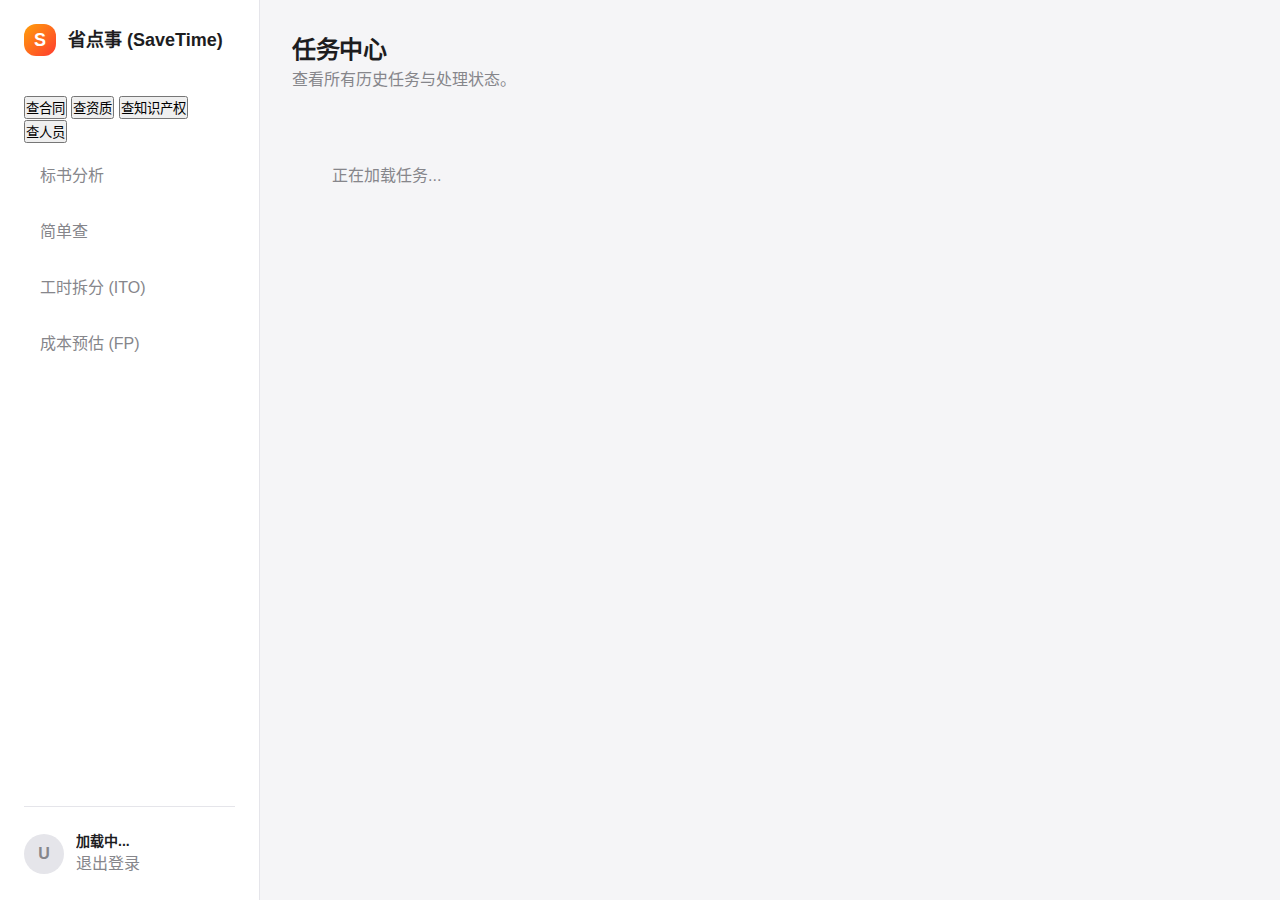
<file: frontend/web/index.html>
<!DOCTYPE html>
<html lang="zh-CN">

<head>
  <meta charset="UTF-8">
  <meta name="viewport" content="width=device-width, initial-scale=1.0">
  <title>省点事 (SaveTime) - 销售效率工具</title>
  <link rel="stylesheet" href="styles.css?v=google">
  <style>
    /* Layout Specific Styles */
    .app-shell {
      display: flex;
      height: 100vh;
      overflow: hidden;
    }

    /* Sidebar */
    .sidebar {
      width: 260px;
      background: var(--color-bg-surface);
      border-right: 1px solid var(--color-border-light);
      display: flex;
      flex-direction: column;
      padding: var(--space-6);
      transition: transform 0.3s ease;
    }

    .sidebar-header {
      margin-bottom: var(--space-10);
      display: flex;
      align-items: center;
      gap: var(--space-3);
    }

    .logo-icon {
      width: 32px;
      height: 32px;
      background: linear-gradient(135deg, #FF9F0A, #FF3B30);
      /* Warm colors for "SaveTime" */
      border-radius: var(--radius-md);
      display: flex;
      align-items: center;
      justify-content: center;
      color: white;
      font-weight: bold;
      font-size: 18px;
    }

    .nav-menu {
      flex: 1;
      display: flex;
      flex-direction: column;
      gap: var(--space-2);
    }

    .nav-item {
      display: flex;
      align-items: center;
      padding: var(--space-3) var(--space-4);
      border-radius: var(--radius-md);
      color: var(--color-text-secondary);
      font-weight: var(--font-weight-medium);
      cursor: pointer;
      transition: var(--transition-base);
    }

    .nav-item:hover {
      background: var(--color-bg-base);
      color: var(--color-text-primary);
    }

    .nav-item.active {
      background: rgba(255, 159, 10, 0.1);
      /* Orange tint */
      color: #FF9F0A;
    }

    .user-profile {
      margin-top: auto;
      padding-top: var(--space-6);
      border-top: 1px solid var(--color-border-light);
      display: flex;
      align-items: center;
      gap: var(--space-3);
    }

    .avatar {
      width: 40px;
      height: 40px;
      background: #E5E5EA;
      border-radius: 50%;
      display: flex;
      align-items: center;
      justify-content: center;
      font-weight: bold;
      color: var(--color-text-secondary);
    }

    /* Main Content */
    .main-content {
      flex: 1;
      overflow-y: auto;
      padding: var(--space-8);
      background: var(--color-bg-base);
    }

    .module-section {
      display: none;
      max-width: 1000px;
      margin: 0 auto;
    }

    .module-section.active {
      display: block;
      animation: fadeIn 0.4s ease-out;
    }

    .page-header {
      margin-bottom: var(--space-8);
    }

    /* Task List Styles */
    .task-list {
      display: flex;
      flex-direction: column;
      gap: var(--space-4);
    }

    .task-item {
      display: flex;
      align-items: center;
      justify-content: space-between;
      padding: var(--space-5);
      background: var(--color-bg-surface);
      border-radius: var(--radius-lg);
      border: 1px solid var(--color-border-light);
      transition: var(--transition-base);
      cursor: pointer;
    }

    .task-item:hover {
      border-color: #FF9F0A;
      box-shadow: var(--shadow-sm);
    }

    .status-badge {
      padding: 4px 12px;
      border-radius: var(--radius-full);
      font-size: var(--font-size-xs);
      font-weight: var(--font-weight-bold);
      text-transform: uppercase;
    }

    .status-pending {
      background: #FFF4E5;
      color: #FF9F0A;
    }

    .status-running {
      background: #E5F1FF;
      color: #0066CC;
    }

    .status-completed {
      background: #E8F5E9;
      color: #34C759;
    }

    .status-failed {
      background: #FFEBEE;
      color: #FF3B30;
    }

    /* File Upload Area */
    .upload-area {
      border: 2px dashed var(--color-border);
      border-radius: var(--radius-lg);
      padding: var(--space-10);
      text-align: center;
      cursor: pointer;
      transition: var(--transition-base);
      background: var(--color-bg-surface);
    }

    .upload-area:hover {
      border-color: #FF9F0A;
      background: rgba(255, 159, 10, 0.02);
    }

    /* Bidding Result Styles */
    .bidding-result-card {
      background: var(--color-bg-surface);
      border-radius: var(--radius-lg);
      padding: var(--space-6);
      margin-bottom: var(--space-6);
      box-shadow: var(--shadow-sm);
    }

    .score-header {
      display: flex;
      align-items: center;
      justify-content: space-between;
      padding-bottom: var(--space-4);
      border-bottom: 1px solid var(--color-border-light);
      margin-bottom: var(--space-4);
    }

    .score-badge {
      font-size: 32px;
      font-weight: 800;
      color: #0066CC;
    }

    .timeline-item {
      position: relative;
      padding-left: 24px;
      margin-bottom: var(--space-4);
      border-left: 2px solid var(--color-border-light);
    }

    .timeline-item::before {
      content: '';
      position: absolute;
      left: -6px;
      top: 6px;
      width: 10px;
      height: 10px;
      border-radius: 50%;
      background: var(--color-primary);
    }

    .timeline-date {
      font-size: var(--font-size-sm);
      color: var(--color-text-secondary);
      margin-bottom: 4px;
    }

    .collapsible-header {
      cursor: pointer;
      padding: var(--space-3);
      background: var(--color-bg-base);
      border-radius: var(--radius-md);
      margin-bottom: var(--space-2);
      display: flex;
      justify-content: space-between;
      align-items: center;
    }

    .collapsible-content {
      padding: var(--space-3);
      display: none;
    }

    .collapsible-content.open {
      display: block;
    }

    .action-bar {
      display: flex;
      gap: var(--space-4);
      margin-top: var(--space-6);
    }

    /* Modal Styles */
    .modal {
      position: fixed;
      top: 0;
      left: 0;
      width: 100%;
      height: 100%;
      background: rgba(0, 0, 0, 0.5);
      display: flex;
      align-items: center;
      justify-content: center;
      z-index: 1000;
    }

    .modal-content {
      background: var(--color-bg-surface);
      border-radius: var(--radius-lg);
      padding: var(--space-6);
      max-width: 800px;
      width: 90%;
      max-height: 80vh;
      overflow-y: auto;
    }

    .modal-header {
      display: flex;
      justify-content: space-between;
      align-items: center;
      margin-bottom: var(--space-4);
    }

    .modal-close {
      background: none;
      border: none;
      font-size: 32px;
      cursor: pointer;
      color: var(--color-text-secondary);
      line-height: 1;
      padding: 0;
    }

    .modal-close:hover {
      color: var(--color-text-primary);
    }

    .modal-body {
      margin-top: var(--space-4);
    }

    /* Tab Styles */
    .tab-btn {
      background: none;
      border: none;
      padding: 12px 20px;
      cursor: pointer;
      font-size: 14px;
      color: var(--color-text-secondary);
      border-bottom: 2px solid transparent;
      transition: all 0.2s;
    }

    .tab-btn:hover {
      color: var(--color-text-primary);
    }

    .tab-btn.active-tab {
      color: var(--color-primary);
      border-bottom-color: var(--color-primary);
      font-weight: 600;
    }

    /* Quick Tag Styles */
    .quick-tag {
      background: #f3f4f6;
      border: 1px solid transparent;
      color: var(--color-text-secondary);
      padding: 6px 12px;
      border-radius: 16px;
      font-size: 13px;
      cursor: pointer;
      transition: all 0.2s;
    }

    .quick-tag:hover {
      background: #e5e7eb;
      color: var(--color-text-primary);
    }

    .quick-tag.active {
      background: #eff6ff;
      border-color: var(--color-primary);
      color: var(--color-primary);
      font-weight: 500;
    }
  </style>
</head>

<body>
  <div class="app-shell">
    <!-- Sidebar -->
    <aside class="sidebar">
      <div class="sidebar-header">
        <div class="logo-icon">S</div>
        <span class="text-h3" style="font-weight: 700;">省点事 (SaveTime)</span>
      </div>

      <nav class="nav-menu">
        <!-- Navigation Tabs -->
        <div class="nav-tabs">
          <button class="nav-tab active" onclick="switchTab('contracts')" id="tab-contracts">查合同</button>
          <button class="nav-tab" onclick="switchTab('qualifications')" id="tab-qualifications">查资质</button>
          <button class="nav-tab" onclick="switchTab('ip')" id="tab-ip">查知识产权</button>
          <button class="nav-tab" onclick="switchTab('personnel')" id="tab-personnel">查人员</button>
        </div>
        <div class="nav-item" onclick="switchTab('bidding')" id="nav-bidding">
          <span>标书分析</span>
        </div>
        <div class="nav-item" onclick="switchTab('simple-search')" id="nav-simple-search">
          <span>简单查</span>
        </div>
        <div class="nav-item" onclick="switchTab('workload')" id="nav-workload">
          <span>工时拆分 (ITO)</span>
        </div>
        <div class="nav-item" onclick="switchTab('costing')" id="nav-costing">
          <span>成本预估 (FP)</span>
        </div>
      </nav>

      <div class="user-profile">
        <div class="avatar" id="userAvatar">U</div>
        <div style="flex: 1; overflow: hidden;">
          <div class="text-sm" style="font-weight: 600; color: var(--color-text-primary)" id="userName">加载中...</div>
          <div class="text-xs" style="color: var(--color-text-secondary); cursor: pointer;" onclick="logout()">退出登录
          </div>
        </div>
      </div>
    </aside>

    <!-- Main Content -->
    <main class="main-content">
      <!-- 1. Task Center (Default) -->
      <section id="tasks-section" class="module-section active">
        <div class="page-header">
          <h2 class="text-h2">任务中心</h2>
          <p class="text-body">查看所有历史任务与处理状态。</p>
        </div>
        <div class="task-list" id="taskList">
          <!-- Tasks injected by JS -->
          <div class="text-center text-body" style="padding: 40px;">正在加载任务...</div>
        </div>
      </section>

      <!-- 2. Bidding Analysis -->
      <section id="bidding-section" class="module-section">
        <div class="page-header">
          <h2 class="text-h2">标书分析</h2>
          <p class="text-body">上传招标文件，自动提取关键信息与评分点。</p>
        </div>

        <!-- Upload State -->
        <div id="bidding-upload-state" class="fade-in">
          <div class="upload-area" id="biddingUpload" onclick="document.getElementById('biddingFileInput').click()">
            <div class="upload-icon">📄</div>
            <p class="text-body">点击上传招标文件</p>
            <p class="text-sm">支持 PDF, Word, TXT 格式</p>
          </div>
          <input type="file" id="biddingFileInput" style="display: none;" accept=".pdf,.docx,.txt,.doc"
            onchange="handleBiddingUpload(this)">
        </div>

        <!-- Result State -->
        <div id="bidding-result-state" class="fade-in" style="display: none;">
          <div class="bidding-grid">
            <!-- Left Column: Requirements (Main Focus) -->
            <div class="bidding-main">
              <!-- 1. Case Requirements -->
              <div class="card requirement-card">
                <div class="card-header">
                  <h3 class="text-h3">🏆 业绩要求 (Case)</h3>
                </div>
                <div class="card-body" id="case-requirements-list">
                  <!-- Populated by JS -->
                </div>
              </div>

              <!-- 2. Qualification Requirements -->
              <div class="card requirement-card" style="margin-top: 1.5rem;">
                <div class="card-header">
                  <h3 class="text-h3">📜 资质要求 (Qualification)</h3>
                </div>
                <div class="card-body" id="qualification-requirements-list">
                  <!-- Populated by JS -->
                </div>
              </div>

              <!-- 3. Personnel Requirements -->
              <div class="card requirement-card" style="margin-top: 1.5rem;">
                <div class="card-header">
                  <h3 class="text-h3">👥 人员要求 (Personnel)</h3>
                </div>
                <div class="card-body" id="personnel-requirements-list">
                  <!-- Populated by JS -->
                </div>
              </div>
            </div>

            <!-- Right Column: AI Insights (Tips) -->
            <div class="bidding-sidebar">
              <div class="card tip-card">
                <h3 class="text-h3" style="font-size: 1.1rem; margin-bottom: 1rem;">💡 AI 智能提示</h3>

                <!-- Score Estimate -->
                <div class="tip-section">
                  <div class="tip-label">预估得分 (基于提取标准)</div>
                  <div class="tip-value" id="totalScoreEstimate">--</div>
                </div>

                <!-- Disqualifiers -->
                <div class="tip-section">
                  <div class="tip-label" style="color: var(--color-error);">⚠️ 废标/风险项</div>
                  <ul class="tip-list" id="disqualifierList"></ul>
                </div>

                <!-- Timeline -->
                <div class="tip-section">
                  <div class="tip-label">📅 关键时间节点</div>
                  <div class="timeline-container" id="timelineList"></div>
                </div>

                <!-- Suggestions -->
                <div class="tip-section">
                  <div class="tip-label">📝 其他建议</div>
                  <ul class="tip-list" id="suggestionList"></ul>
                </div>

                <div style="margin-top: 1.5rem; text-align: center;">
                  <button class="btn btn-secondary" onclick="resetBidding()" style="width: 100%;">重新分析</button>
                </div>
              </div>
            </div>
          </div>
        </div>
      </section>

      <!-- Simple Search Section (Default for Users) -->
      <section id="simple-search-section" class="module-section" style="display: none;">
        <div class="section-header fade-in" style="display: flex; justify-content: space-between; align-items: center;">
          <div>
            <h2 class="text-h2">简单查</h2>
            <p class="text-body">快速查询合同、资质与人员信息</p>
          </div>
          <button onclick="logout()" class="btn btn-secondary" id="simple-search-logout-btn"
            style="display: none;">退出登录</button>
        </div>

        <div class="fade-in" style="margin-top: 24px;">
          <!-- Main Search Tabs -->
          <div style="display: flex; border-bottom: 1px solid #e5e7eb; margin-bottom: 24px;">
            <button onclick="switchSearchTab('contracts')" id="searchTabContracts" class="tab-btn active-tab"
              style="font-size: 16px; padding: 16px 24px;">查合同</button>
            <button onclick="switchSearchTab('qualifications')" id="searchTabQualifications" class="tab-btn"
              style="font-size: 16px; padding: 16px 24px;">查资质</button>
            <button onclick="switchSearchTab('ip')" id="searchTabIP" class="tab-btn"
              style="font-size: 16px; padding: 16px 24px;">查知识产权</button>
            <button onclick="switchSearchTab('personnel')" id="searchTabPersonnel" class="tab-btn"
              style="font-size: 16px; padding: 16px 24px;">查人员</button>
          </div>

          <!-- Tab Content Container -->
          <div id="search-content-container">

            <!-- Contract Search Section -->
            <div id="tab-content-contracts" class="search-tab-content">

              <!-- Google Style Search Header -->
              <div style="text-align: center; margin-bottom: 40px; padding-top: 20px;">

                <!-- Search Bar -->
                <div class="search-container-google">
                  <div class="search-icon-google">
                    <svg focusable="false" xmlns="http://www.w3.org/2000/svg" viewBox="0 0 24 24" width="20"
                      height="20">
                      <path fill="currentColor"
                        d="M15.5 14h-.79l-.28-.27A6.471 6.471 0 0 0 16 9.5 6.5 6.5 0 1 0 9.5 16c1.61 0 3.09-.59 4.23-1.57l.27.28v.79l5 4.99L20.49 19l-4.99-5zm-6 0C7.01 14 5 11.99 5 9.5S7.01 5 9.5 5 14 7.01 14 9.5 11.99 14 9.5 14z">
                      </path>
                    </svg>
                  </div>
                  <input type="text" id="contractSearchInput" class="search-input-google"
                    placeholder="搜索合同名称、编号、项目编号、客户..." onkeypress="if(event.key === 'Enter') searchContracts()">
                </div>

                <!-- Quick Filters (Google Buttons/Chips Style) -->
                <div class="chip-group">
                  <!-- FP Tag -->
                  <button onclick="toggleQuickTag('fp', 'true')" id="tag-fp" class="chip">只看 FP</button>

                  <!-- Time Tags -->
                  <button onclick="toggleQuickTag('time', '3')" id="tag-time-3" class="chip">近 3 年</button>
                  <button onclick="toggleQuickTag('time', '5')" id="tag-time-5" class="chip">近 5 年</button>

                  <!-- Amount Tags -->
                  <button onclick="toggleQuickTag('amount', '300')" id="tag-amount-300" class="chip">300万+</button>
                  <button onclick="toggleQuickTag('amount', '500')" id="tag-amount-500" class="chip">500万+</button>
                  <button onclick="toggleQuickTag('amount', '800')" id="tag-amount-800" class="chip">800万+</button>
                  <button onclick="toggleQuickTag('amount', '1000')" id="tag-amount-1000" class="chip">1000万+</button>

                  <!-- Status Tag -->
                  <button onclick="toggleQuickTag('status', 'completed')" id="tag-status-completed"
                    class="chip">只看完结</button>
                </div>

                <!-- Advanced Filter Toggle (Subtle Link) -->
                <div style="display: flex; justify-content: center; gap: 20px; font-size: 14px; align-items: center;">
                  <a href="javascript:void(0)" onclick="toggleContractFilters()"
                    style="color: var(--color-text-secondary); text-decoration: none;">更多筛选条件 ▼</a>
                  <a href="javascript:void(0)" onclick="clearContractFilters()"
                    style="color: var(--color-text-tertiary); text-decoration: none;">清除筛选</a>
                  <span style="color: var(--color-border-light);">|</span>
                  <a href="javascript:void(0)" onclick="exportContracts()"
                    style="color: var(--color-primary); text-decoration: none; display: flex; align-items: center; gap: 4px;">
                    <svg xmlns="http://www.w3.org/2000/svg" width="14" height="14" viewBox="0 0 24 24" fill="none"
                      stroke="currentColor" stroke-width="2" stroke-linecap="round" stroke-linejoin="round">
                      <path d="M21 15v4a2 2 0 0 1-2 2H5a2 2 0 0 1-2-2v-4"></path>
                      <polyline points="7 10 12 15 17 10"></polyline>
                      <line x1="12" y1="15" x2="12" y2="3"></line>
                    </svg>
                    导出 Excel
                  </a>
                </div>

                <!-- Filters Panel (Collapsible) -->
                <div id="contractFiltersPanel"
                  style="display: none; margin-top: 20px; padding-top: 20px; border-top: 1px solid var(--color-border-light); text-align: left;">
                  <div
                    style="display: grid; grid-template-columns: repeat(auto-fit, minmax(200px, 1fr)); gap: 16px; max-width: 800px; margin: 0 auto;">
                    <!-- Row 1: Industry, Type, Customer, Status -->
                    <div>
                      <label class="input-label">行业</label>
                      <input type="text" id="filterIndustry" class="input-field" placeholder="行业" style="width: 100%;">
                    </div>
                    <div>
                      <label class="input-label">合同类型</label>
                      <input type="text" id="filterType" class="input-field" placeholder="类型" style="width: 100%;">
                    </div>
                    <div>
                      <label class="input-label">客户名称</label>
                      <input type="text" id="filterCustomer" class="input-field" placeholder="客户名称"
                        style="width: 100%;">
                    </div>
                    <div>
                      <label class="input-label">合同状态</label>
                      <select id="filterStatus" class="input-field" style="width: 100%;">
                        <option value="">全部</option>
                        <option value="已完结">已完结</option>
                        <option value="进行中">进行中</option>
                      </select>
                    </div>

                    <!-- Row 2: Amount Range -->
                    <div style="grid-column: span 2;">
                      <label class="input-label">金额范围 (万)</label>
                      <div style="display: flex; align-items: center; gap: 8px;">
                        <input type="number" id="filterMinAmount" class="input-field" placeholder="最小"
                          style="width: 100%;">
                        <span style="color: var(--color-text-tertiary);">-</span>
                        <input type="number" id="filterMaxAmount" class="input-field" placeholder="最大"
                          style="width: 100%;">
                      </div>
                    </div>

                    <!-- Row 3: Date Range -->
                    <div style="grid-column: span 2;">
                      <label class="input-label">签订日期范围</label>
                      <div style="display: flex; align-items: center; gap: 8px;">
                        <input type="date" id="filterStartDate" class="input-field" style="width: 100%;">
                        <span style="color: var(--color-text-tertiary);">-</span>
                        <input type="date" id="filterEndDate" class="input-field" style="width: 100%;">
                      </div>
                    </div>
                  </div>

                  <!-- Search Button in Filter Panel -->
                  <div style="text-align: center; margin-top: 24px;">
                    <button onclick="searchContracts()" class="btn btn-primary" style="padding: 8px 32px;">搜索</button>
                  </div>
                </div>
              </div>

              <!-- Active Filters Display -->
              <div id="activeFilters" style="margin-bottom: 12px; min-height: 20px;"></div>

              <!-- Results -->
              <div id="contractSearchResults" style="min-height: 100px;">
                <!-- Initial state empty as requested -->
              </div>
            </div>

            <!-- Qualifications Search Section -->
            <div id="tab-content-qualifications" class="search-tab-content" style="display: none;">

              <!-- Google Style Search Header -->
              <div style="text-align: center; margin-bottom: 40px; padding-top: 20px;">

                <!-- Search Bar -->
                <div class="search-container-google">
                  <div class="search-icon-google">
                    <svg focusable="false" xmlns="http://www.w3.org/2000/svg" viewBox="0 0 24 24" width="20"
                      height="20">
                      <path fill="currentColor"
                        d="M15.5 14h-.79l-.28-.27A6.471 6.471 0 0 0 16 9.5 6.5 6.5 0 1 0 9.5 16c1.61 0 3.09-.59 4.23-1.57l.27.28v.79l5 4.99L20.49 19l-4.99-5zm-6 0C7.01 14 5 11.99 5 9.5S7.01 5 9.5 5 14 7.01 14 9.5 11.99 14 9.5 14z">
                      </path>
                    </svg>
                  </div>
                  <input type="text" id="qualificationsSearchInput" class="search-input-google"
                    placeholder="搜索资质名称、公司名称..." onkeypress="if(event.key === 'Enter') searchQualifications()">
                </div>

                <!-- Quick Filters -->
                <div class="chip-group">
                  <button onclick="toggleQuickTag('group', '1100')" id="tag-group-1100" class="chip">只看集团
                    (1100)</button>
                </div>
              </div>

              <!-- Results -->
              <div id="qualificationsSearchResults" style="min-height: 100px;"></div>
            </div>

            <!-- Intellectual Property Search Section -->
            <div id="tab-content-ip" class="search-tab-content" style="display: none;">

              <!-- Google Style Search Header -->
              <div style="text-align: center; margin-bottom: 40px; padding-top: 20px;">

                <!-- Search Bar -->
                <div class="search-container-google">
                  <div class="search-icon-google">
                    <svg focusable="false" xmlns="http://www.w3.org/2000/svg" viewBox="0 0 24 24" width="20"
                      height="20">
                      <path fill="currentColor"
                        d="M15.5 14h-.79l-.28-.27A6.471 6.471 0 0 0 16 9.5 6.5 6.5 0 1 0 9.5 16c1.61 0 3.09-.59 4.23-1.57l.27.28v.79l5 4.99L20.49 19l-4.99-5zm-6 0C7.01 14 5 11.99 5 9.5S7.01 5 9.5 5 14 7.01 14 9.5 11.99 14 9.5 14z">
                      </path>
                    </svg>
                  </div>
                  <input type="text" id="ipSearchInput" class="search-input-google" placeholder="搜索知识产权名称、公司名称..."
                    onkeypress="if(event.key === 'Enter') searchIP()">
                </div>

                <!-- Category Filters -->
                <div class="chip-group">
                  <button onclick="toggleIPCategory('patent')" id="tag-ip-patent" class="chip">专利</button>
                  <button onclick="toggleIPCategory('copyright')" id="tag-ip-copyright" class="chip">软著</button>
                  <button onclick="toggleIPCategory('trademark')" id="tag-ip-trademark" class="chip">商标</button>
                </div>
              </div>

              <!-- Results -->
              <div id="ipSearchResults" style="min-height: 100px;"></div>
            </div>

            <!-- Personnel Search Section -->
            <div id="tab-content-personnel" class="search-tab-content" style="display: none;">

              <!-- Google Style Search Header -->
              <div style="text-align: center; margin-bottom: 40px; padding-top: 20px;">

                <!-- Search Bar -->
                <div class="search-container-google">
                  <div class="search-icon-google">
                    <svg focusable="false" xmlns="http://www.w3.org/2000/svg" viewBox="0 0 24 24" width="20"
                      height="20">
                      <path fill="currentColor"
                        d="M15.5 14h-.79l-.28-.27A6.471 6.471 0 0 0 16 9.5 6.5 6.5 0 1 0 9.5 16c1.61 0 3.09-.59 4.23-1.57l.27.28v.79l5 4.99L20.49 19l-4.99-5zm-6 0C7.01 14 5 11.99 5 9.5S7.01 5 9.5 5 14 7.01 14 9.5 11.99 14 9.5 14z">
                      </path>
                    </svg>
                  </div>
                  <input type="text" id="personnelSearchInput" class="search-input-google"
                    placeholder="搜索员工姓名、工号、学校、专业..." onkeypress="if(event.key === 'Enter') searchEmployees()">
                </div>

                <!-- Filter Toggle (Subtle Link) -->
                <div style="display: flex; justify-content: center; gap: 20px; font-size: 14px;">
                  <a href="javascript:void(0)" onclick="togglePersonnelFilters()"
                    style="color: var(--color-text-secondary); text-decoration: none;">更多筛选条件 ▼</a>
                  <a href="javascript:void(0)" onclick="clearPersonnelFilters()"
                    style="color: var(--color-text-tertiary); text-decoration: none;">清除筛选</a>
                </div>

                <!-- Filter Panel -->
                <div id="personnelFiltersPanel"
                  style="display: none; margin-top: 20px; padding-top: 20px; border-top: 1px solid var(--color-border-light); text-align: left;">
                  <div
                    style="display: grid; grid-template-columns: repeat(auto-fit, minmax(200px, 1fr)); gap: 16px; max-width: 800px; margin: 0 auto;">
                    <div>
                      <label class="input-label">状态</label>
                      <select id="filterPersonnelStatus" class="input-field" style="width: 100%;">
                        <option value="">全部</option>
                        <option value="在职">在职</option>
                        <option value="离职">离职</option>
                      </select>
                    </div>
                    <div>
                      <label class="input-label">公司</label>
                      <input type="text" id="filterPersonnelCompany" class="input-field" placeholder="公司/社保公司"
                        style="width: 100%;">
                    </div>
                    <div>
                      <label class="input-label">学历</label>
                      <select id="filterPersonnelDegree" class="input-field" style="width: 100%;">
                        <option value="">全部</option>
                        <option value="本科">本科</option>
                        <option value="硕士">硕士</option>
                        <option value="博士">博士</option>
                      </select>
                    </div>
                    <div>
                      <label class="input-label">证书名称</label>
                      <input type="text" id="filterPersonnelCertificate" class="input-field" placeholder="证书名称"
                        style="width: 100%;">
                    </div>
                  </div>
                </div>
              </div>

              <!-- Results -->
              <div id="personnelSearchResults" style="min-height: 100px;"></div>
            </div>

          </div>
        </div>
      </section>


      <!-- 3. Workload Splitting -->
      <section id="workload-section" class="module-section">
        <div class="page-header">
          <h2 class="text-h2">工时拆分 (ITO)</h2>
          <p class="text-body">上传功能清单 Excel，自动估算开发人月。</p>
        </div>

        <div class="card">
          <form id="workloadForm" onsubmit="handleWorkloadSubmit(event)">
            <div class="grid-cols-2">
              <div class="input-group">
                <label class="input-label">估算模式</label>
                <select id="workloadMode" class="input-field">
                  <option value="man_month">人月制 (Man-Month)</option>
                  <option value="man_day">人天制 (Man-Day)</option>
                </select>
              </div>
              <div class="input-group">
                <label class="input-label">角色单价 (元/月)</label>
                <input type="number" id="roleRate" class="input-field" value="25000">
              </div>
            </div>

            <div class="upload-area" style="padding: var(--space-6); margin-top: var(--space-4);"
              onclick="document.getElementById('workloadFile').click()">
              <p class="text-body">点击上传 Excel 功能清单</p>
              <input type="file" id="workloadFile" accept=".xlsx,.xls" style="display: none">
            </div>

            <button type="submit" class="btn btn-primary" style="margin-top: var(--space-6); width: 100%;">开始拆分</button>
          </form>
        </div>
      </section>

      <!-- 4. Cost Estimation -->
      <section id="costing-section" class="module-section">
        <div class="page-header">
          <h2 class="text-h2">成本预估 (FP)</h2>
          <p class="text-body">基于功能点估算项目总成本与报价。</p>
        </div>

        <div class="card">
          <form id="costingForm" onsubmit="handleCostingSubmit(event)">
            <div class="grid-cols-2">
              <div class="input-group">
                <label class="input-label">人天成本 (元)</label>
                <input type="number" id="costPerDay" class="input-field" value="1500">
              </div>
              <div class="input-group">
                <label class="input-label">目标毛利率 (%)</label>
                <input type="number" id="targetMargin" class="input-field" value="30">
              </div>
            </div>

            <div class="upload-area" style="padding: var(--space-6); margin-top: var(--space-4);"
              onclick="document.getElementById('costingFile').click()">
              <p class="text-body">点击上传 Excel 功能清单</p>
              <input type="file" id="costingFile" accept=".xlsx,.xls" style="display: none">
            </div>

            <button type="submit" class="btn btn-primary" style="margin-top: var(--space-6); width: 100%;">生成报价</button>
          </form>
        </div>
      </section>
    </main>




    <script src="app.js?v=2"></script>
    <script src="bidding/main.js?v=2"></script>
    <script>
      // UI Logic
      function switchTab(tabId) {
        console.log('Switching to tab:', tabId);
        // Update Nav
        document.querySelectorAll('.nav-item').forEach(el => el.classList.remove('active'));
        const navItem = document.getElementById('nav-' + tabId);
        if (navItem) navItem.classList.add('active');

        // Update Content
        document.querySelectorAll('.module-section').forEach(el => {
          el.classList.remove('active');
          el.style.display = 'none'; // Force hide
        });

        const section = document.getElementById(tabId + '-section');
        if (section) {
          section.style.display = 'block';
          section.classList.add('active');
        }

        if (tabId === 'tasks') {
          loadTasks();
        }
      }

      // Initialize - CRITICAL: Fetch role from backend to avoid stale cache
      document.addEventListener('DOMContentLoaded', async () => {
        console.log('App Initializing...');
        checkAuth();

        // FETCH FRESH ROLE FROM BACKEND (not from localStorage)
        let role = 'user'; // default
        try {
          const user = await apiCall('/auth/me', 'GET');
          role = user.role || 'user';
          console.log('User Role from Backend:', role, 'User:', user);

          // Update localStorage with fresh data
          localStorage.setItem('sa_user_role', role);
          localStorage.setItem('sa_user_name', user.full_name || user.username || user.phone);

          // Update user info display
          document.getElementById('userName').innerText = user.full_name || user.username || user.phone;
          document.getElementById('userAvatar').innerText = (user.full_name || user.username || user.phone)[0].toUpperCase();
        } catch (e) {
          console.error('Failed to fetch user info:', e);
          // Fallback to localStorage if API fails
          role = getUserRole();
        }

        const sidebar = document.querySelector('.sidebar');
        const logoutBtn = document.getElementById('simple-search-logout-btn');

        if (role === 'admin') {
          // Admin: Show Sidebar, Default to Tasks
          console.log('Admin mode: Showing sidebar');
          if (sidebar) sidebar.style.display = 'flex';
          if (logoutBtn) logoutBtn.style.display = 'none'; // Admin has logout in sidebar
          switchTab('tasks');
        } else {
          // User: Hide Sidebar, Show Simple Search ONLY
          console.log('User mode: Hiding sidebar, showing Simple Search');
          if (sidebar) {
            sidebar.style.setProperty('display', 'none', 'important');
          }
          if (logoutBtn) logoutBtn.style.display = 'block'; // Show logout button for users

          // Adjust layout for no sidebar
          const mainContent = document.querySelector('.main-content');
          if (mainContent) mainContent.style.marginLeft = '0';

          // Force switch to simple search
          switchTab('simple-search');
        }
      });

      async function loadUserInfo() {
        // This function is now called in DOMContentLoaded, but keeping it for compatibility
        try {
          const user = await apiCall('/auth/me');
          // Update role in storage just in case
          localStorage.setItem('sa_user_role', user.role || 'user');

          document.getElementById('userName').innerText = user.full_name || user.username || user.phone;
          document.getElementById('userAvatar').innerText = (user.full_name || user.username || user.phone)[0].toUpperCase();
        } catch (e) {
          console.error(e);
        }
      }

      // Task Rendering
      async function loadTasks() {
        const container = document.getElementById('taskList');
        if (!container) return;

        container.innerHTML = '<div class="text-center text-body" style="padding: 20px;">加载中...</div>';

        try {
          const data = await apiCall('/tasks/');
          if (data.tasks.length === 0) {
            container.innerHTML = '<div class="text-center text-body" style="padding: 40px;">暂无任务</div>';
            return;
          }

          container.innerHTML = data.tasks.map(task => `
                    <div class="task-item" onclick="viewTaskDetail(${task.id})">
                        <div style="display: flex; align-items: center; gap: var(--space-4);">
                            <div style="width: 40px; height: 40px; background: var(--color-bg-base); border-radius: 8px; display: flex; align-items: center; justify-content: center;">
                                ${getTaskIcon(task.task_type)}
                            </div>
                            <div>
                                <div style="font-weight: 600;">${getTaskTitle(task)}</div>
                                <div class="text-xs" style="color: var(--color-text-secondary); margin-top: 2px;">ID: ${task.id} · ${new Date(task.created_at).toLocaleString()}</div>
                            </div>
                        </div>
                        <div class="status-badge status-${task.status}">${task.status}</div>
                    </div>
                `).join('');
        } catch (e) {
          container.innerHTML = `<div class="text-center text-danger">加载失败: ${e.message}</div>`;
        }
      }

      function getTaskIcon(type) {
        if (type.includes('bidding')) return '📄';
        if (type.includes('workload')) return '📊';
        if (type.includes('cost')) return '💰';
        return '📝';
      }

      function getTaskTitle(task) {
        if (task.metadata && task.metadata.filename) return task.metadata.filename;
        if (task.task_type === 'bidding_analysis') return '标书分析';
        if (task.task_type === 'workload_analysis') return '工时拆分';
        if (task.task_type === 'cost_estimation') return '成本预估';
        return '未知任务';
      }

      // Handlers
      async function handleBiddingUpload(input) {
        if (!input.files[0]) return;
        const formData = new FormData();
        formData.append('file', input.files[0]);

        try {
          await apiCall('/tasks/bidding/file', 'POST', formData);
          // Use custom alert or toast ideally, but alert is fine for now
          alert('任务已提交');
          switchTab('tasks');
        } catch (e) {
          alert('上传失败: ' + e.message);
        }
      }

      async function handleWorkloadSubmit(e) {
        e.preventDefault();
        const file = document.getElementById('workloadFile').files[0];
        if (!file) return alert('请选择文件');

        const formData = new FormData();
        formData.append('file', file);
        // Add other params if API supports

        try {
          await apiCall('/workload/analyze', 'POST', formData);
          alert('任务已提交');
          switchTab('tasks');
        } catch (err) {
          alert('提交失败: ' + err.message);
        }
      }

      async function handleCostingSubmit(e) {
        e.preventDefault();
        const file = document.getElementById('costingFile').files[0];
        if (!file) return alert('请选择文件');

        const formData = new FormData();
        formData.append('file', file);

        try {
          await apiCall('/costing/analyze', 'POST', formData);
          alert('任务已提交');
          switchTab('tasks');
        } catch (err) {
          alert('提交失败: ' + err.message);
        }
      }

      function viewTaskDetail(taskId) {
        // Simple alert for now, ideally open a modal
        alert('查看任务详情功能待完善，请查看控制台日志');
        apiCall(`/tasks/${taskId}`).then(console.log);
      }


      // ===== Enhanced Search Functions =====

      function toggleContractFilters() {
        const panel = document.getElementById('contractFiltersPanel');
        const toggleText = document.getElementById('filterToggleText');
        const toggleIcon = document.getElementById('filterToggleIcon');

        if (panel.style.display === 'none') {
          panel.style.display = 'block';
          toggleText.textContent = '隐藏筛选条件';
          toggleIcon.textContent = '▲';
        } else {
          panel.style.display = 'none';
          toggleText.textContent = '更多筛选条件';
          toggleIcon.textContent = '▼';
        }
      }

      function clearContractFilters() {
        document.getElementById('filterCustomer').value = '';
        document.getElementById('filterStatus').value = '';
        document.getElementById('filterType').value = '';
        document.getElementById('filterTags').value = '';
        document.getElementById('filterIndustry').value = '';
        document.getElementById('filterMinAmount').value = '';
        document.getElementById('filterMaxAmount').value = '';
        document.getElementById('filterStartDate').value = '';
        document.getElementById('filterEndDate').value = '';

        // Clear Quick Tags
        activeQuickTags = {
          fp: false,
          time: null,
          amount: null,
          status: null
        };
        document.querySelectorAll('.quick-tag').forEach(el => el.classList.remove('active'));

        searchContracts();
      }

      // Quick Tags State
      let activeQuickTags = {
        fp: false,
        time: null, // '3', '5'
        amount: null, // '300', '500', '800', '1000'
        status: null, // 'completed'
        group: '1100' // Default to Group Only
      };

      function toggleQuickTag(type, value) {
        const tagId = `tag-${type}${value && value !== 'true' ? '-' + value : ''}`;
        const btn = document.getElementById(tagId);

        if (type === 'fp') {
          activeQuickTags.fp = !activeQuickTags.fp;
          btn.classList.toggle('active', activeQuickTags.fp);
        } else if (type === 'status') {
          // Toggle status (currently only 'completed')
          if (activeQuickTags.status === value) {
            activeQuickTags.status = null;
            btn.classList.remove('active');
          } else {
            activeQuickTags.status = value;
            btn.classList.add('active');
          }
        } else if (type === 'group') {
          // Toggle group filter
          if (activeQuickTags.group === value) {
            activeQuickTags.group = null;
            btn.classList.remove('active');
          } else {
            activeQuickTags.group = value;
            btn.classList.add('active');
          }
          // Trigger qualification search if on that tab
          if (document.getElementById('tab-content-qualifications').style.display !== 'none') {
            searchQualifications();
            return;
          }
        } else {
          // Mutually exclusive groups (time, amount)
          if (activeQuickTags[type] === value) {
            // Deselect if clicking active
            activeQuickTags[type] = null;
            btn.classList.remove('active');
          } else {
            // Deselect others in group
            document.querySelectorAll(`[id^="tag-${type}-"]`).forEach(el => el.classList.remove('active'));
            // Select new
            activeQuickTags[type] = value;
            btn.classList.add('active');
          }
        }

        // Trigger search automatically
        searchContracts();
      }

      let searchDebounceTimer;

      // Initialize debounced search on load
      document.addEventListener('DOMContentLoaded', () => {
        const contractInput = document.getElementById('contractSearchInput');
        if (contractInput) {
          contractInput.addEventListener('input', () => {
            clearTimeout(searchDebounceTimer);
            searchDebounceTimer = setTimeout(searchContracts, 600);
          });
        }

        const qualInput = document.getElementById('qualificationsSearchInput');
        if (qualInput) {
          qualInput.addEventListener('input', () => {
            clearTimeout(searchDebounceTimer);
            searchDebounceTimer = setTimeout(searchQualifications, 600);
          });
        }

        const ipInput = document.getElementById('ipSearchInput');
        if (ipInput) {
          ipInput.addEventListener('input', () => {
            clearTimeout(searchDebounceTimer);
            searchDebounceTimer = setTimeout(searchIP, 600);
          });
        }

        // Initialize Group Filter UI
        if (activeQuickTags.group === '1100') {
          const groupBtn = document.getElementById('tag-group-1100');
          if (groupBtn) groupBtn.classList.add('active');
        }
      });

      async function searchContracts(page = 1) {
        const query = document.getElementById('contractSearchInput').value;
        const resultsDiv = document.getElementById('contractSearchResults');

        // Show loading state
        if (page === 1) {
          resultsDiv.innerHTML = '<p class="text-body" style="text-align: center; padding: 40px;">搜索中...</p>';
        }

        try {
          const params = new URLSearchParams({
            q: query,
            page: page,
            limit: '20'
          });

          // Add Filter Panel Params
          const filters = {
            customer: document.getElementById('filterCustomer').value,
            status: document.getElementById('filterStatus').value,
            type: document.getElementById('filterType').value,
            tags: document.getElementById('filterTags') ? document.getElementById('filterTags').value : '',
            industry: document.getElementById('filterIndustry').value,
            min_amount: document.getElementById('filterMinAmount').value,
            max_amount: document.getElementById('filterMaxAmount').value,
            start_date: document.getElementById('filterStartDate').value,
            end_date: document.getElementById('filterEndDate').value
          };

          Object.keys(filters).forEach(key => {
            if (filters[key]) params.append(key, filters[key]);
          });

          // Add Quick Tags Params
          if (activeQuickTags.fp) {
            params.append('is_fp', 'true');
          }
          if (activeQuickTags.status === 'completed') {
            if (!filters.status) params.append('status', '已完结');
          }
          if (activeQuickTags.time) {
            const years = parseInt(activeQuickTags.time);
            const date = new Date();
            date.setFullYear(date.getFullYear() - years);
            const dateStr = date.toISOString().split('T')[0];
            if (!filters.start_date) params.append('start_date', dateStr);
          }
          if (activeQuickTags.amount) {
            const amount = parseInt(activeQuickTags.amount) * 10000;
            if (!filters.min_amount) params.append('min_amount', amount);
          }

          const data = await apiCall(`/search/contracts?${params.toString()}`);

          if (data.total === 0) {
            resultsDiv.innerHTML = '<p class="text-body" style="text-align: center; padding: 40px;">未找到相关合同</p>';
            return;
          }

          let html = `<div style="margin-bottom: 12px;"><strong>找到 ${data.total} 条结果</strong></div>`;

          data.results.forEach(contract => {
            // Calculate Tags for Display
            let displayTags = [];

            const amountVal = parseFloat(contract.contract_amount_raw || 0);
            if (amountVal >= 10000000) displayTags.push({ text: '1000万+', color: 'blue' });
            else if (amountVal >= 8000000) displayTags.push({ text: '800万+', color: 'blue' });
            else if (amountVal >= 5000000) displayTags.push({ text: '500万+', color: 'blue' });
            else if (amountVal >= 3000000) displayTags.push({ text: '300万+', color: 'blue' });

            if (contract.contract_type === '固定金额') {
              displayTags.push({ text: 'FP', color: 'purple' });
            }

            if (contract.contract_status === '已完结' || contract.contract_status === '完结') {
              displayTags.push({ text: '已完结', color: 'green' });
            }

            const tagsHtml = displayTags.map(t => {
              const colorClass = t.color === 'blue' ? 'tag-blue' : (t.color === 'purple' ? 'tag-purple' : 'tag-green');
              return `<span class="tag ${colorClass}">${t.text}</span>`;
            }).join('');

            html += `
            <div class="result-card">
              <div class="result-header">
                <div class="result-title-group">
                  <h3 class="result-title">
                    ${contract.contract_title} 
                    <span class="result-id">#${contract.contract_number}</span>
                  </h3>
                  ${contract.description ? `<p class="result-description">${contract.description}</p>` : ''}
                </div>
                <div style="display: flex; flex-direction: column; align-items: flex-end; gap: 4px;">
                    <span class="result-date">${contract.signing_date || '无日期'}</span>
                    <button onclick="copyContractInfo('${contract.contract_number}', '${contract.contract_title}', '${contract.customer_name}', '${contract.contract_amount}')" class="btn btn-sm btn-secondary" style="padding: 2px 8px; font-size: 12px;">复制信息</button>
                </div>
              </div>
              
              <div class="result-meta">
                <div class="result-amount">
                  💰 ${contract.contract_amount || '-'}
                </div>
                <div class="result-customer">
                  🏢 ${contract.customer_name || '-'}
                </div>
              </div>

              <div class="result-info-grid">
                ${contract.project_code ? `<span class="result-info-item">📋 项目编号: <strong>${contract.project_code}</strong></span>` : ''}
                ${contract.contract_type ? `<span class="result-info-item">📄 类型: <strong>${contract.contract_type}</strong></span>` : ''}
                ${contract.contract_status ? `<span class="result-info-item">📊 状态: <strong>${contract.contract_status}</strong></span>` : ''}
              </div>

              <div class="result-tags">
                ${tagsHtml}
                ${contract.tags ? contract.tags.split(',').map(tag => `<span class="tag tag-gray">${tag.trim()}</span>`).join('') : ''}
              </div>
            </div>
          `;
          });

          if (data.pages > 1) {
            html += `
            <div style="display: flex; justify-content: center; gap: 12px; margin-top: 20px;">
              <button class="btn btn-secondary" ${page === 1 ? 'disabled' : ''} onclick="searchContracts(${page - 1})">上一页</button>
              <span style="display: flex; align-items: center;">第 ${page} / ${data.pages} 页</span>
              <button class="btn btn-secondary" ${page === data.pages ? 'disabled' : ''} onclick="searchContracts(${page + 1})">下一页</button>
            </div>
          `;
          }

          resultsDiv.innerHTML = html;
        } catch (err) {
          resultsDiv.innerHTML = `<p class="text-body" style="text-align: center; padding: 40px; color: red;">搜索失败: ${err.message}</p>`;
        }
      }

      async function exportContracts() {
        const query = document.getElementById('contractSearchInput').value;
        const params = new URLSearchParams({ q: query });

        // Add all active filters
        const filters = {
          customer: document.getElementById('filterCustomer').value,
          status: document.getElementById('filterStatus').value,
          type: document.getElementById('filterType').value,
          tags: document.getElementById('filterTags') ? document.getElementById('filterTags').value : '',
          industry: document.getElementById('filterIndustry').value,
          min_amount: document.getElementById('filterMinAmount').value,
          max_amount: document.getElementById('filterMaxAmount').value,
          start_date: document.getElementById('filterStartDate').value,
          end_date: document.getElementById('filterEndDate').value
        };
        Object.keys(filters).forEach(key => {
          if (filters[key]) params.append(key, filters[key]);
        });

        // Add Quick Tags
        if (activeQuickTags.fp) params.append('is_fp', 'true');
        if (activeQuickTags.status === 'completed' && !filters.status) params.append('status', '已完结');
        if (activeQuickTags.time) {
          const years = parseInt(activeQuickTags.time);
          const date = new Date();
          date.setFullYear(date.getFullYear() - years);
          params.append('start_date', date.toISOString().split('T')[0]);
        }
        if (activeQuickTags.amount) {
          params.append('min_amount', parseInt(activeQuickTags.amount) * 10000);
        }

        // Trigger download
        window.location.href = `/api/search/contracts/export?${params.toString()}`;
      }

      function copyContractInfo(no, title, customer, amount) {
        const text = `合同编号: ${no}\n合同名称: ${title}\n客户: ${customer}\n金额: ${amount}`;
        navigator.clipboard.writeText(text).then(() => {
          alert('已复制到剪切板');
        }).catch(err => {
          console.error('复制失败', err);
          alert('复制失败，请手动复制');
        });
      }

      // --- Qualifications Search ---
      async function searchQualifications() {
        const query = document.getElementById('qualificationsSearchInput').value.trim();
        const resultsDiv = document.getElementById('qualificationsSearchResults');

        // Initial state check removed as requested, but we still need a query or filter to search effectively?
        // User said "remove enter keyword to start search", implying auto search or just empty state is fine.
        // But if we search without query, we get all results.

        resultsDiv.innerHTML = '<p class="text-body" style="text-align: center; padding: 40px;">搜索中...</p>';

        try {
          const params = new URLSearchParams({
            q: query,
            limit: '20',
            category: 'qualification'
          });

          // Group Only Filter
          if (activeQuickTags.group === '1100') {
            params.append('company', '1100');
          }

          const data = await apiCall(`/search/assets?${params.toString()}`);

          if (data.total === 0) {
            resultsDiv.innerHTML = '<p class="text-body" style="text-align: center; padding: 40px;">未找到相关资质</p>';
            return;
          }

          let html = `<div style="margin-bottom: 12px;"><strong>找到 ${data.total} 条结果</strong></div>`;

          // Use result-card style for Qualifications as requested
          data.results.forEach(asset => {
            // Check expiration
            let expireDateStyle = '';
            let isExpired = false;
            if (asset.expire_date) {
              const today = new Date().toISOString().split('T')[0];
              if (asset.expire_date < today) {
                expireDateStyle = 'color: #dc2626; font-weight: bold;'; // Red bold
                isExpired = true;
              }
            }

            html += `
            <div class="result-card">
              <div class="result-header">
                <div class="result-title-group">
                  <h3 class="result-title">
                    ${asset.qualification_name}
                  </h3>
                  <p class="result-description">${asset.company_name}</p>
                </div>
                <span class="result-date" style="${expireDateStyle}">
                  ${isExpired ? '⚠️ 已过期: ' : '有效期至: '} ${asset.expire_date || '长期'}
                </span>
              </div>
              
              <div class="result-info-grid" style="margin-top: 12px;">
                ${asset.qualification_level ? `<span class="result-info-item">📄 内容/等级: <strong>${asset.qualification_level}</strong></span>` : ''}
                ${asset.business_type ? `<span class="result-info-item">🏷️ 类型: <strong>${asset.business_type}</strong></span>` : ''}
                ${asset.cert_number ? `<span class="result-info-item">🔢 证书编号: <strong>${asset.cert_number}</strong></span>` : ''}
              </div>
            </div>
          `;
          });

          resultsDiv.innerHTML = html;
        } catch (err) {
          resultsDiv.innerHTML = `<p class="text-body" style="text-align: center; padding: 40px; color: red;">搜索失败: ${err.message}</p>`;
        }
      }

      // --- IP Search ---
      let currentIPCategory = '';
      function toggleIPCategory(category) {
        const btn = document.getElementById(`tag-ip-${category}`);
        if (currentIPCategory === category) {
          currentIPCategory = '';
          btn.classList.remove('active');
        } else {
          // Deselect others
          ['patent', 'copyright', 'trademark'].forEach(c => {
            const b = document.getElementById(`tag-ip-${c}`);
            if (b) b.classList.remove('active');
          });
          currentIPCategory = category;
          btn.classList.add('active');
        }
        searchIP();
      }

      async function searchIP() {
        const query = document.getElementById('ipSearchInput').value.trim();
        const resultsDiv = document.getElementById('ipSearchResults');

        resultsDiv.innerHTML = '<p class="text-body" style="text-align: center; padding: 40px;">搜索中...</p>';

        try {
          const params = new URLSearchParams({
            q: query,
            limit: '20',
            category: 'intellectual_property'
          });

          if (currentIPCategory) {
            params.append('business_type', currentIPCategory);
          }

          // IP Category Filter (Note: Backend needs to support this if we map 'patent' to specific DB values, 
          // but for now assuming 'patent', 'copyright' etc are values in 'qualification_name' or similar, 
          // OR we need a specific backend filter. The prompt said "add a category filter". 
          // Since backend 'search_assets' filters by 'category' column which is 'qualification' or 'intellectual_property',
          // we might need to filter by 'business_type' or fuzzy search for sub-categories if they aren't distinct columns.
          // Let's assume we append it to query for now if no specific column exists, OR if 'business_type' holds it.)

          // Checking backend service.py: it filters by `params.category`.
          // But `params.category` is top level (Qual vs IP).
          // If we want to filter IP types (Patent vs Copyright), we likely need to filter on `qualification_name` or `business_type`.
          // Let's try appending to 'q' for fuzzy search as a safe fallback, or if we had a 'type' field.
          // The user said "add a classification filter".
          if (currentIPCategory) {
            // Mapping common terms to Chinese for search
            const map = {
              'patent': '专利',
              'copyright': '软著',
              'trademark': '商标'
            };
            params.append('q', map[currentIPCategory] || currentIPCategory);
            // Note: This overrides the user's query if we just set 'q'. 
            // Better: append to query.
            if (query) {
              params.set('q', `${query} ${map[currentIPCategory] || currentIPCategory}`);
            } else {
              params.set('q', map[currentIPCategory] || currentIPCategory);
            }
          }

          const data = await apiCall(`/search/assets?${params.toString()}`);

          if (data.total === 0) {
            resultsDiv.innerHTML = '<p class="text-body" style="text-align: center; padding: 40px;">未找到相关知识产权</p>';
            return;
          }

          let html = `<div style="margin-bottom: 12px;"><strong>找到 ${data.total} 条结果</strong></div>`;
          html += '<div class="asset-grid">';

          data.results.forEach(asset => {
            html += `
            <div class="asset-card">
              <div class="asset-header">
                <div class="asset-icon asset-icon-ip">
                  📜
                </div>
                <div class="asset-title-group">
                  <h3 class="asset-company">${asset.company_name}</h3>
                  <p class="asset-name">${asset.qualification_name}</p>
                </div>
              </div>
              <div class="asset-details">
                 ${asset.business_type ? `
                  <div class="asset-detail-row">
                    <span class="asset-label">类型：</span>
                    <span>${asset.business_type}</span>
                  </div>` : ''}
                 ${asset.expire_date ? `
                  <div class="asset-detail-row">
                    <span class="asset-label">日期：</span>
                    <span>${asset.expire_date}</span>
                  </div>` : ''}
              </div>
            </div>
          `;
          });

          html += '</div>';
          resultsDiv.innerHTML = html;
        } catch (err) {
          resultsDiv.innerHTML = `<p class="text-body" style="text-align: center; padding: 40px; color: red;">搜索失败: ${err.message}</p>`;
        }
      }

      // Personnel Search Functions
      function togglePersonnelFilters() {
        const panel = document.getElementById('personnelFiltersPanel');
        const toggleText = document.getElementById('personnelFilterToggleText');
        const toggleIcon = document.getElementById('personnelFilterToggleIcon');

        if (panel.style.display === 'none') {
          panel.style.display = 'block';
          toggleText.textContent = '隐藏筛选条件';
          toggleIcon.textContent = '▲';
        } else {
          panel.style.display = 'none';
          toggleText.textContent = '更多筛选条件';
          toggleIcon.textContent = '▼';
        }
      }

      function clearPersonnelFilters() {
        document.getElementById('filterPersonnelStatus').value = '';
        document.getElementById('filterPersonnelCompany').value = '';
        document.getElementById('filterPersonnelDegree').value = '';
        document.getElementById('filterPersonnelCertificate').value = '';
        searchEmployees();
      }

      async function searchEmployees() {
        const query = document.getElementById('personnelSearchInput').value.trim();
        const resultsDiv = document.getElementById('personnelSearchResults');

        resultsDiv.innerHTML = '<p class="text-body" style="text-align: center; padding: 40px;">搜索中...</p>';

        try {
          const params = new URLSearchParams({ limit: '20' });

          if (query) params.append('q', query);

          // Add filters
          const status = document.getElementById('filterPersonnelStatus').value;
          const company = document.getElementById('filterPersonnelCompany').value;
          const degree = document.getElementById('filterPersonnelDegree').value;
          const certificate = document.getElementById('filterPersonnelCertificate').value;

          if (status) params.append('status', status);
          if (company) params.append('company', company);
          if (degree) params.append('degree', degree);
          if (certificate) params.append('certificate_name', certificate);

          const data = await apiCall(`/search/employees?${params.toString()}`);

          if (data.total === 0) {
            resultsDiv.innerHTML = '<p class="text-body" style="text-align: center; padding: 40px;">未找到相关员工</p>';
            return;
          }

          let html = `<div style="margin-bottom: 12px;"><strong>找到 ${data.total} 条结果</strong></div>`;

          data.results.forEach(employee => {
            // Build certificates badges
            const certBadges = employee.certificates.map(cert =>
              `<span class="tag tag-yellow">${cert.certificate_name || cert.certificate_type}</span>`
            ).join('');

            // Build educations text
            const eduText = employee.educations.map(edu =>
              `${edu.degree || ''} ${edu.major || ''} (${edu.school || ''})`
            ).join(', ') || '无学历信息';

            html += `
            <div class="result-card">
              <div class="result-header">
                <div class="result-title-group">
                  <h3 class="result-title">
                    ${employee.name || '未知'} 
                    <span class="result-id">#${employee.employee_no}</span>
                  </h3>
                  <p class="result-description">
                    ${employee.company || '-'} | ${employee.status || '未知状态'}
                  </p>
                </div>
                ${employee.seniority_years ? `<span class="result-date">司龄: ${employee.seniority_years} 年</span>` : ''}
              </div>

              <div class="result-info-grid">
                <div class="result-info-item" style="width: 100%;">
                  🎓 <strong>学历：</strong>${eduText}
                </div>
                ${employee.industry_experience ? `<div class="result-info-item" style="width: 100%;">💼 <strong>行业经验:</strong> ${employee.industry_experience}</div>` : ''}
              </div>

              ${certBadges ? `
                <div class="result-tags">
                  <div style="width: 100%; font-size: 12px; color: var(--color-text-secondary); margin-bottom: 4px;">证书</div>
                  ${certBadges}
                </div>` : ''}
            </div>
          `;
          });

          resultsDiv.innerHTML = html;
        } catch (err) {
          resultsDiv.innerHTML = `<p class="text-body" style="text-align: center; padding: 40px; color: red;">搜索失败: ${err.message}</p>`;
        }
      }

      function switchSearchTab(tabName) {
        // Update Tab Buttons
        document.querySelectorAll('.tab-btn').forEach(btn => {
          // Only target the main search tabs, not the asset sub-category tabs
          if (btn.id.startsWith('searchTab')) {
            btn.classList.remove('active-tab');
          }
        });

        const activeTabId = `searchTab${tabName.charAt(0).toUpperCase() + tabName.slice(1)}`;
        const activeTabBtn = document.getElementById(activeTabId);
        if (activeTabBtn) {
          activeTabBtn.classList.add('active-tab');
        }

        // Update Content Visibility
        document.querySelectorAll('.search-tab-content').forEach(content => {
          content.style.display = 'none';
        });

        const activeContentId = `tab-content-${tabName}`;
        const activeContent = document.getElementById(activeContentId);
        if (activeContent) {
          activeContent.style.display = 'block';
        }
      }

    </script>
</body>

</html>
</file>
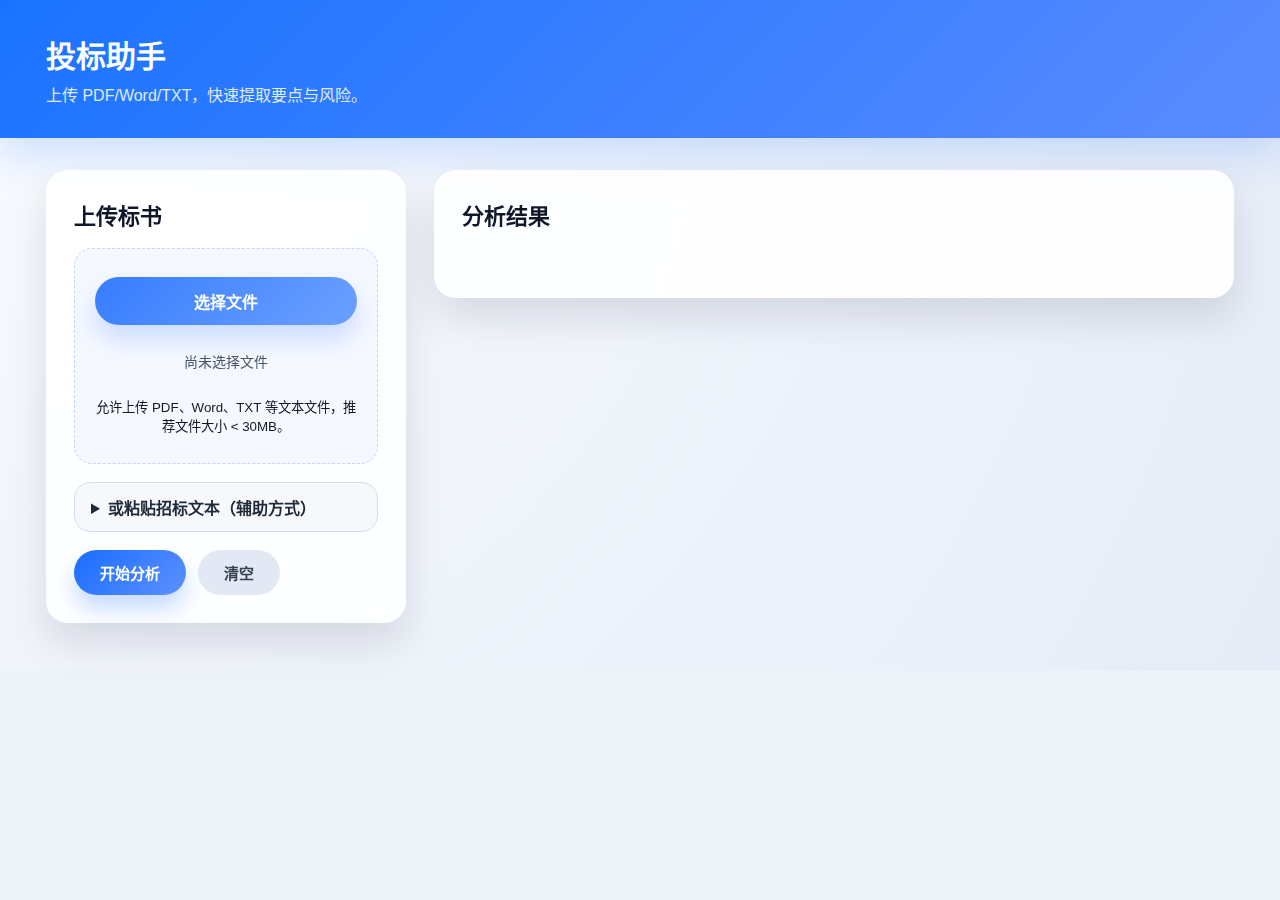
<file: frontend/web/bidding/index.html>
<!DOCTYPE html>
<html lang="zh-CN">
  <head>
    <meta charset="utf-8" />
    <meta name="viewport" content="width=device-width, initial-scale=1" />
    <title>投标助手</title>
    <link rel="stylesheet" href="styles.css" />
  </head>
  <body>
    <header class="nav">
      <h1>投标助手</h1>
      <p>上传 PDF/Word/TXT，快速提取要点与风险。</p>
    </header>

    <main class="layout">
      <section class="panel intake">
        <h2>上传标书</h2>
        <div class="upload-card">
          <input type="file" id="fileInput" accept=".pdf,.docx,.txt,.text,.md" />
          <label for="fileInput" class="upload-btn">选择文件</label>
          <p id="fileName" class="file-name">尚未选择文件</p>
          <small>允许上传 PDF、Word、TXT 等文本文件，推荐文件大小 &lt; 30MB。</small>
        </div>

        <details class="text-toggle">
          <summary>或粘贴招标文本（辅助方式）</summary>
          <textarea id="textInput" placeholder="直接粘贴招标正文，适用于临时补充或者快速测试场景"></textarea>
        </details>

        <div class="actions">
          <button id="analyzeBtn">开始分析</button>
          <button id="clearBtn" class="secondary">清空</button>
        </div>

        <div id="progress" class="progress hidden">
          <span class="spinner"></span>
          <span id="progressText">处理中...</span>
        </div>
        <div id="status" class="status hidden"></div>
      </section>

      <section class="panel">
        <h2>分析结果</h2>
        <div id="summary" class="summary"></div>
        <div id="results" class="results"></div>
      </section>
    </main>

    <div id="snippetModal" class="modal hidden">
      <div class="modal-dialog">
        <header class="modal-header">
          <h3 id="modalTitle">原文片段</h3>
          <button id="modalClose" type="button" aria-label="关闭">×</button>
        </header>
        <div class="modal-body">
          <div class="modal-meta" id="modalMeta"></div>
          <pre id="modalContext"></pre>
        </div>
      </div>
    </div>

    <script src="main.js" defer></script>
  </body>
</html>
</file>
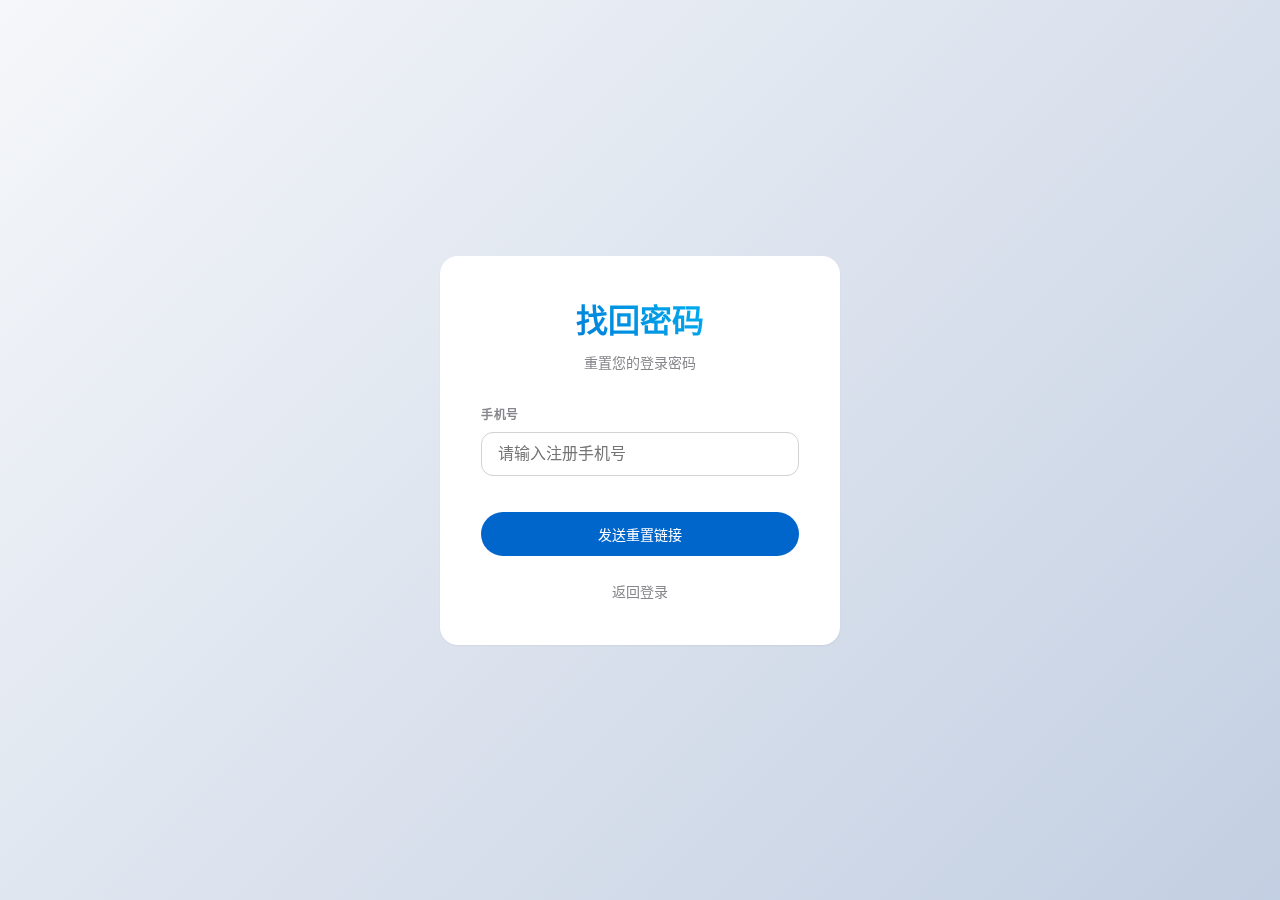
<file: frontend/web/forgot.html>
<!DOCTYPE html>
<html lang="zh-CN">

<head>
  <meta charset="UTF-8">
  <meta name="viewport" content="width=device-width, initial-scale=1.0">
  <title>找回密码 - Sales Assistant</title>
  <link rel="stylesheet" href="styles.css">
  <style>
    body {
      display: flex;
      align-items: center;
      justify-content: center;
      min-height: 100vh;
      background: linear-gradient(135deg, #f5f7fa 0%, #c3cfe2 100%);
    }

    .auth-card {
      width: 100%;
      max-width: 400px;
      padding: var(--space-10);
    }

    .brand-logo {
      text-align: center;
      margin-bottom: var(--space-8);
    }

    .brand-logo h1 {
      font-size: var(--font-size-2xl);
      font-weight: var(--font-weight-bold);
      background: linear-gradient(45deg, var(--color-primary), #00C6FB);
      -webkit-background-clip: text;
      -webkit-text-fill-color: transparent;
    }
  </style>
</head>

<body>
  <div class="card auth-card glass fade-in">
    <div class="brand-logo">
      <h1>找回密码</h1>
      <p class="text-sm" style="margin-top: var(--space-2)">重置您的登录密码</p>
    </div>

    <form id="forgotForm">
      <div class="input-group">
        <label class="input-label" for="phone">手机号</label>
        <input type="tel" id="phone" class="input-field" placeholder="请输入注册手机号" required>
      </div>

      <button type="submit" class="btn btn-primary" style="width: 100%; margin-top: var(--space-4)">
        发送重置链接
      </button>

      <div class="text-center" style="margin-top: var(--space-6); text-align: center;">
        <a href="login.html" class="text-sm" style="color: var(--color-text-secondary)">返回登录</a>
      </div>
    </form>
  </div>

  <script src="app.js"></script>
  <script>
    document.getElementById('forgotForm').addEventListener('submit', async (e) => {
      e.preventDefault();
      alert('找回密码功能暂未开放，请联系管理员重置。');
    });
  </script>
</body>

</html>
</file>
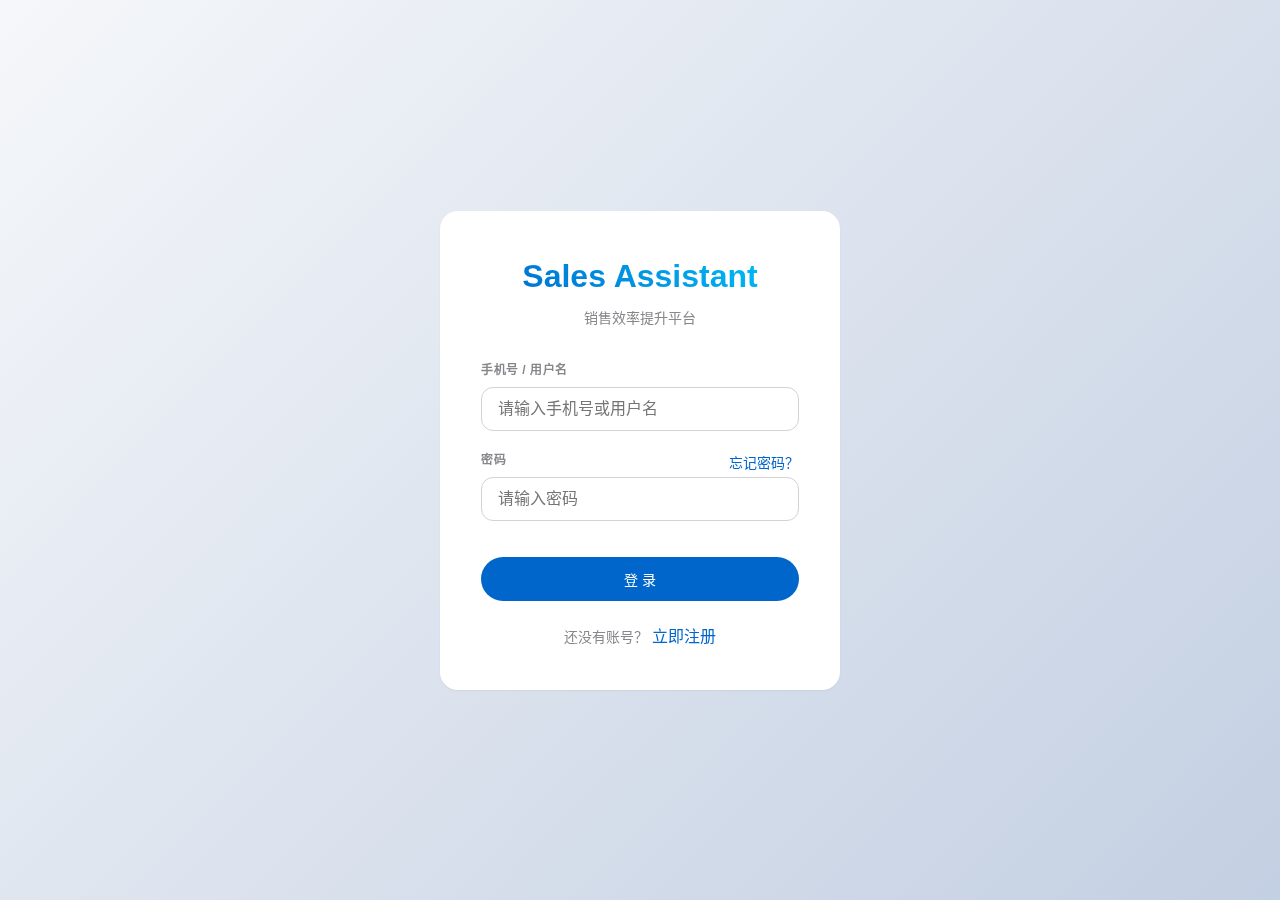
<file: frontend/web/login.html>
<!DOCTYPE html>
<html lang="zh-CN">

<head>
    <meta charset="UTF-8">
    <meta name="viewport" content="width=device-width, initial-scale=1.0">
    <title>登录 - Sales Assistant</title>
    <link rel="stylesheet" href="styles.css">
    <style>
        body {
            display: flex;
            align-items: center;
            justify-content: center;
            min-height: 100vh;
            background: linear-gradient(135deg, #f5f7fa 0%, #c3cfe2 100%);
        }

        .auth-card {
            width: 100%;
            max-width: 400px;
            padding: var(--space-10);
        }

        .brand-logo {
            text-align: center;
            margin-bottom: var(--space-8);
        }

        .brand-logo h1 {
            font-size: var(--font-size-2xl);
            font-weight: var(--font-weight-bold);
            background: linear-gradient(45deg, var(--color-primary), #00C6FB);
            -webkit-background-clip: text;
            -webkit-text-fill-color: transparent;
        }
    </style>
</head>

<body>
    <div class="card auth-card glass fade-in">
        <div class="brand-logo">
            <h1>Sales Assistant</h1>
            <p class="text-sm" style="margin-top: var(--space-2)">销售效率提升平台</p>
        </div>

        <form id="loginForm">
            <div class="input-group">
                <label class="input-label" for="phone">手机号 / 用户名</label>
                <input type="text" id="phone" class="input-field" placeholder="请输入手机号或用户名" required>
            </div>

            <div class="input-group">
                <div class="flex-between">
                    <label class="input-label" for="password">密码</label>
                    <a href="forgot.html" class="text-sm" style="color: var(--color-primary)">忘记密码？</a>
                </div>
                <input type="password" id="password" class="input-field" placeholder="请输入密码" required>
            </div>

            <button type="submit" class="btn btn-primary" style="width: 100%; margin-top: var(--space-4)">
                登 录
            </button>
            <div id="loginError" class="error-message"></div>

            <div class="text-center" style="margin-top: var(--space-6); text-align: center;">
                <span class="text-sm">还没有账号？</span>
                <a href="register.html" style="font-weight: var(--font-weight-medium)">立即注册</a>
            </div>
        </form>
    </div>

    <script src="app.js"></script>
    <script>
        // Simple login logic to reuse existing app.js functions
        document.getElementById('loginForm').addEventListener('submit', async (e) => {
            e.preventDefault();
            const phone = document.getElementById('phone').value;
            const password = document.getElementById('password').value;

            const submitBtn = e.target.querySelector('button[type="submit"]');
            const originalText = submitBtn.innerText;
            submitBtn.innerText = '登录中...';
            submitBtn.disabled = true;

            try {
                await login(phone, password);
            } catch (error) {
                alert(error.message);
                submitBtn.innerText = originalText;
                submitBtn.disabled = false;
            }
        });
    </script>
</body>

</html>
</file>
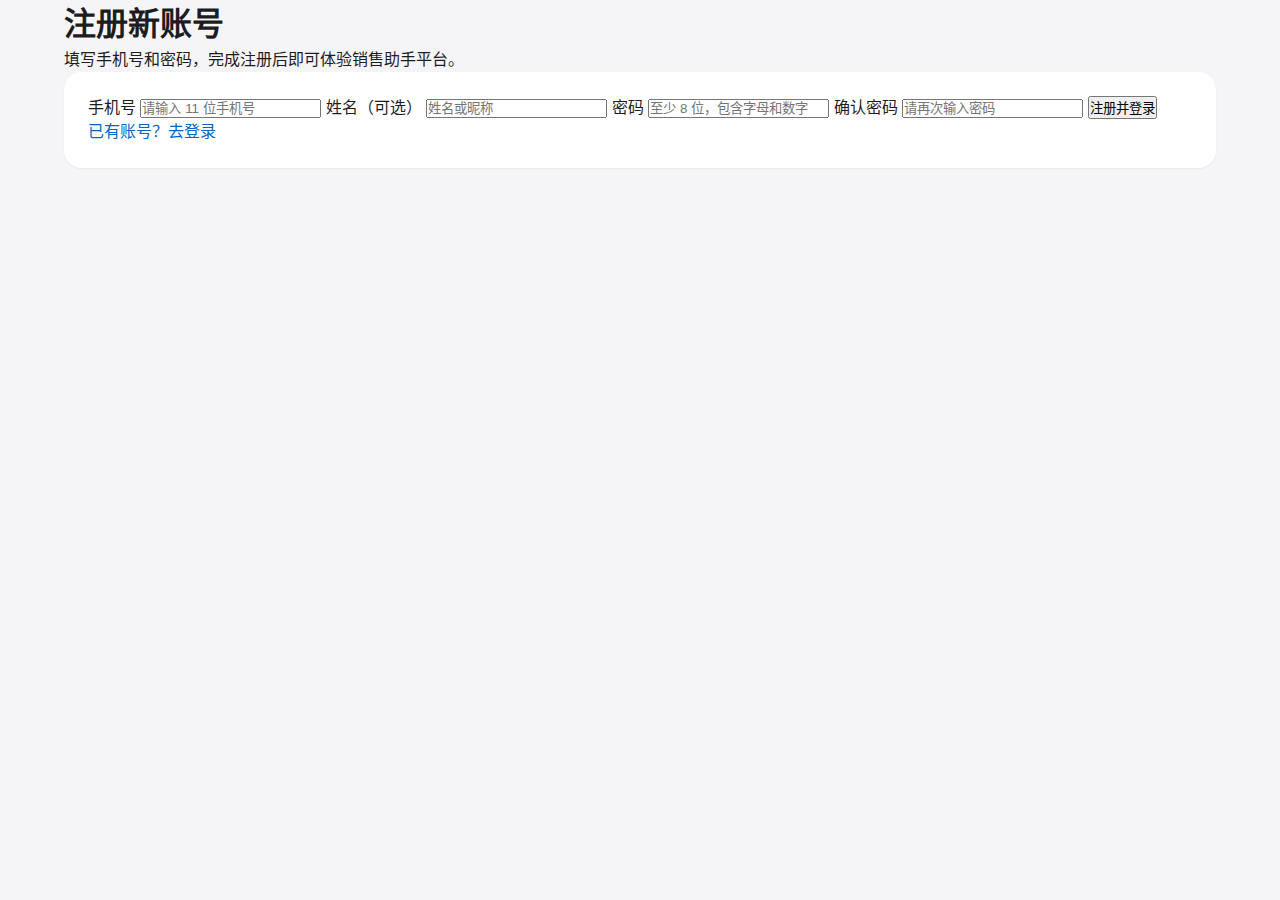
<file: frontend/web/register.html>
<!DOCTYPE html>
<html lang="zh-CN">
  <head>
    <meta charset="UTF-8" />
    <meta name="viewport" content="width=device-width, initial-scale=1.0" />
    <title>注册账号 · 销售助手</title>
    <link rel="stylesheet" href="./styles.css" />
  </head>
  <body>
    <div class="container">
      <header class="page-header">
        <h1>注册新账号</h1>
        <p>填写手机号和密码，完成注册后即可体验销售助手平台。</p>
      </header>

      <section class="card">
        <form id="register-form" class="form-grid">
          <label>
            手机号
            <input type="tel" id="register-phone" name="phone" placeholder="请输入 11 位手机号" autocomplete="tel" required />
          </label>
          <label>
            姓名（可选）
            <input type="text" id="register-name" name="full_name" placeholder="姓名或昵称" maxlength="60" autocomplete="name" />
          </label>
          <label>
            密码
            <input type="password" id="register-password" name="password" placeholder="至少 8 位，包含字母和数字" autocomplete="new-password" required />
          </label>
          <label>
            确认密码
            <input type="password" id="register-confirm" name="confirm_password" placeholder="请再次输入密码" autocomplete="new-password" required />
          </label>
          <button type="submit">注册并登录</button>
        </form>
        <div class="auth-footer">
          <span id="register-message" class="info"></span>
          <a class="link-btn" href="index.html">已有账号？去登录</a>
        </div>
      </section>
    </div>
    <script type="module" src="./register.js"></script>
  </body>
</html>
</file>
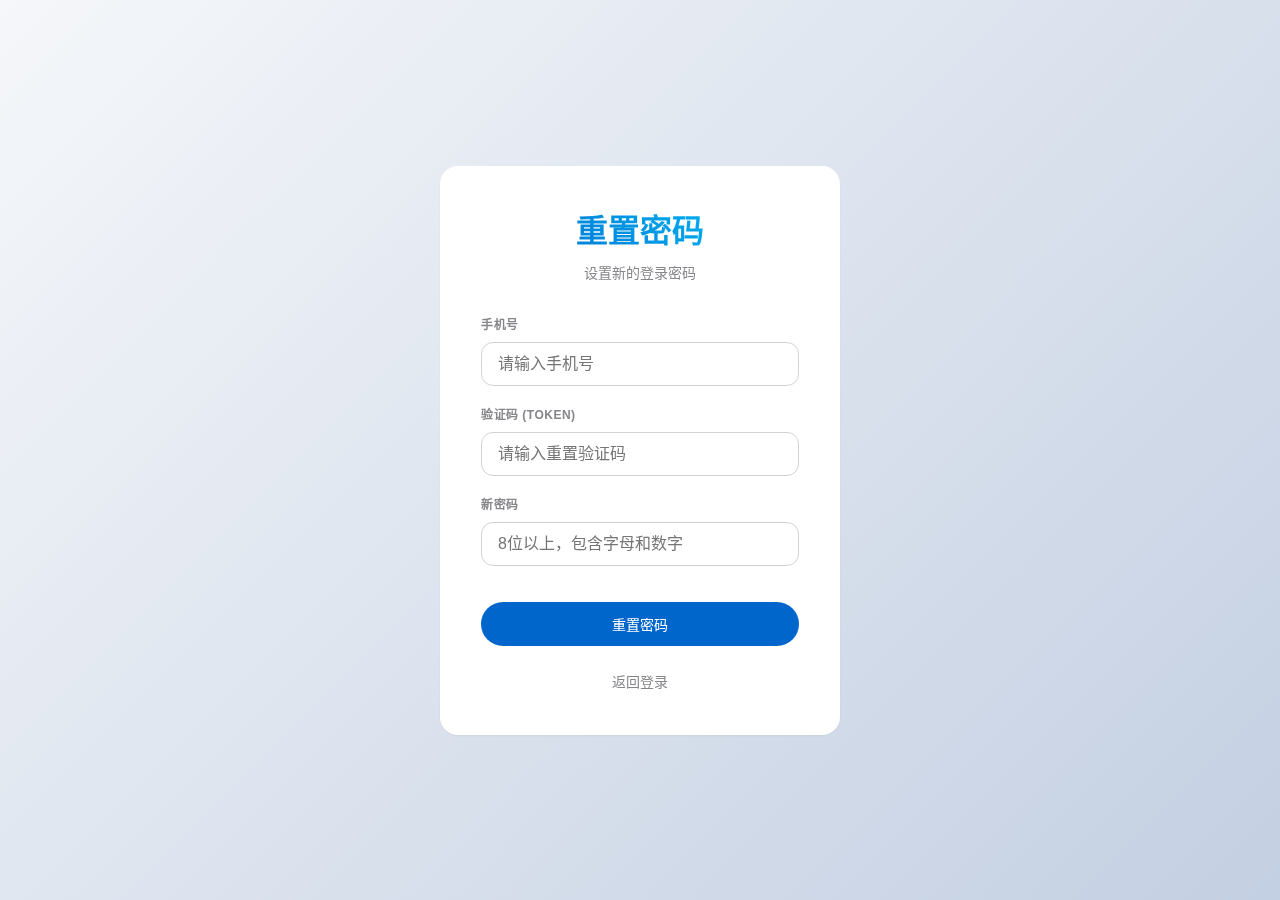
<file: frontend/web/reset.html>
<!DOCTYPE html>
<html lang="zh-CN">

<head>
    <meta charset="UTF-8">
    <meta name="viewport" content="width=device-width, initial-scale=1.0">
    <title>重置密码 - Sales Assistant</title>
    <link rel="stylesheet" href="styles.css">
    <style>
        body {
            display: flex;
            align-items: center;
            justify-content: center;
            min-height: 100vh;
            background: linear-gradient(135deg, #f5f7fa 0%, #c3cfe2 100%);
        }

        .auth-card {
            width: 100%;
            max-width: 400px;
            padding: var(--space-10);
        }

        .brand-logo {
            text-align: center;
            margin-bottom: var(--space-8);
        }

        .brand-logo h1 {
            font-size: var(--font-size-2xl);
            font-weight: var(--font-weight-bold);
            background: linear-gradient(45deg, var(--color-primary), #00C6FB);
            -webkit-background-clip: text;
            background-clip: text;
            -webkit-text-fill-color: transparent;
        }
    </style>
</head>

<body>
    <div class="card auth-card glass fade-in">
        <div class="brand-logo">
            <h1>重置密码</h1>
            <p class="text-sm" style="margin-top: var(--space-2)">设置新的登录密码</p>
        </div>

        <form id="resetForm">
            <div class="input-group">
                <label class="input-label" for="phone">手机号</label>
                <input type="tel" id="phone" class="input-field" placeholder="请输入手机号" required readonly>
            </div>

            <div class="input-group">
                <label class="input-label" for="token">验证码 (Token)</label>
                <input type="text" id="token" class="input-field" placeholder="请输入重置验证码" required>
            </div>

            <div class="input-group">
                <label class="input-label" for="newPassword">新密码</label>
                <input type="password" id="newPassword" class="input-field" placeholder="8位以上，包含字母和数字" required>
            </div>

            <button type="submit" class="btn btn-primary" style="width: 100%; margin-top: var(--space-4)">
                重置密码
            </button>

            <div class="text-center" style="margin-top: var(--space-6); text-align: center;">
                <a href="login.html" class="text-sm" style="color: var(--color-text-secondary)">返回登录</a>
            </div>
        </form>
    </div>

    <script src="app.js"></script>
    <script>
        // Pre-fill fields from URL params
        const urlParams = new URLSearchParams(window.location.search);
        const phoneParam = urlParams.get('phone');
        const tokenParam = urlParams.get('token');

        if (phoneParam) document.getElementById('phone').value = phoneParam;
        if (tokenParam) document.getElementById('token').value = tokenParam;

        document.getElementById('resetForm').addEventListener('submit', async (e) => {
            e.preventDefault();
            const phone = document.getElementById('phone').value.trim();
            const token = document.getElementById('token').value.trim();
            const newPassword = document.getElementById('newPassword').value;

            const btn = e.target.querySelector('button[type="submit"]');
            const originalText = btn.innerText;

            btn.innerText = '提交中...';
            btn.disabled = true;

            try {
                await apiCall('/auth/reset-password', 'POST', {
                    phone,
                    reset_token: token,
                    new_password: newPassword
                });

                alert('密码重置成功！请使用新密码登录。');
                window.location.href = 'login.html';

            } catch (error) {
                alert(error.message || '重置失败，请检查验证码是否过期');
            } finally {
                btn.innerText = originalText;
                btn.disabled = false;
            }
        });
    </script>
</body>

</html>
</file>
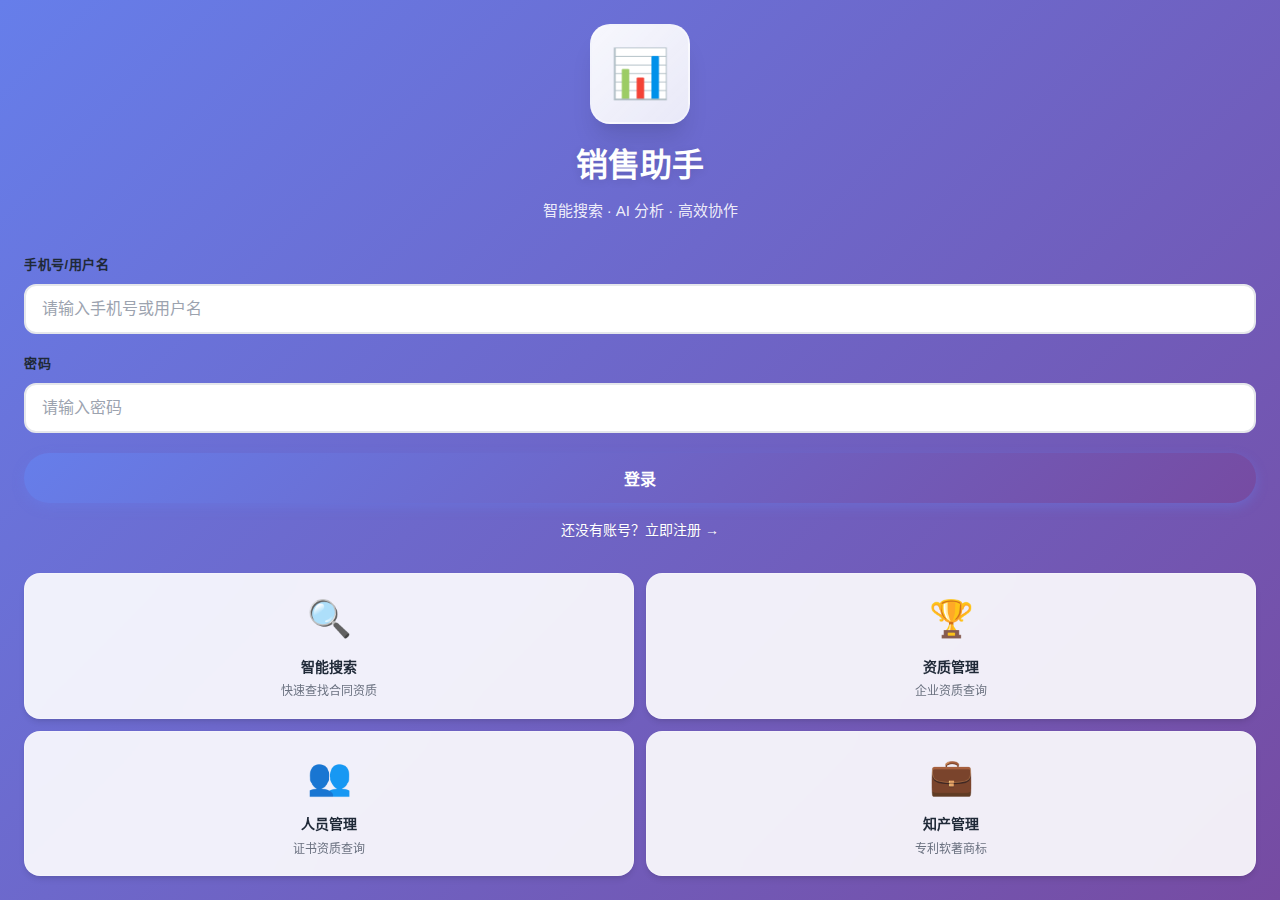
<file: frontend/web/mobile/bidding.html>
<!DOCTYPE html>
<html lang="zh-CN">

<head>
    <meta charset="UTF-8">
    <meta name="viewport" content="width=device-width, initial-scale=1.0, maximum-scale=1.0, user-scalable=no">
    <meta name="apple-mobile-web-app-capable" content="yes">
    <meta name="apple-mobile-web-app-status-bar-style" content="black-translucent">
    <meta name="theme-color" content="#667eea">
    <title>标书助手 - 销售助手</title>
    <link rel="stylesheet" href="styles/mobile.css">
    <style>
        .upload-section {
            background: rgba(255, 255, 255, 0.95);
            backdrop-filter: blur(20px);
            border-radius: var(--radius-xl);
            padding: var(--space-8) var(--space-5);
            text-align: center;
            box-shadow: var(--shadow-xl);
            border: 2px solid rgba(255, 255, 255, 0.3);
            margin: var(--space-4) 0;
            animation: slideUp 0.6s ease-out;
        }

        .upload-icon {
            font-size: 80px;
            margin-bottom: var(--space-4);
            filter: drop-shadow(0 4px 8px rgba(0, 0, 0, 0.1));
        }

        .upload-title {
            font-size: 20px;
            font-weight: 600;
            color: var(--text-primary);
            margin-bottom: var(--space-2);
        }

        .upload-desc {
            font-size: 14px;
            color: var(--text-secondary);
            margin-bottom: var(--space-6);
        }

        .requirement-section {
            margin-bottom: var(--space-4);
        }

        .requirement-header {
            display: flex;
            align-items: center;
            justify-content: space-between;
            margin-bottom: var(--space-3);
        }

        .requirement-title {
            display: flex;
            align-items: center;
            gap: var(--space-2);
            font-size: 16px;
            font-weight: 600;
            color: var(--text-primary);
        }

        .requirement-count {
            background: linear-gradient(135deg, var(--primary-start) 0%, var(--primary-end) 100%);
            color: white;
            padding: var(--space-1) var(--space-3);
            border-radius: var(--radius-full);
            font-size: 12px;
            font-weight: 600;
            box-shadow: 0 2px 4px rgba(102, 126, 234, 0.3);
        }

        .requirement-item {
            background: var(--bg-secondary);
            border-radius: var(--radius-md);
            padding: var(--space-3);
            margin-bottom: var(--space-2);
            border-left: 3px solid var(--border-color);
        }

        .requirement-item.satisfied {
            border-left-color: var(--success-color);
            background: rgba(16, 185, 129, 0.05);
        }

        .requirement-item.unsatisfied {
            border-left-color: var(--danger-color);
            background: rgba(239, 68, 68, 0.05);
        }

        .requirement-item.manual {
            border-left-color: var(--warning-color);
            background: rgba(245, 158, 11, 0.05);
        }

        .requirement-desc {
            font-size: 14px;
            font-weight: 500;
            color: var(--text-primary);
            margin-bottom: var(--space-2);
        }

        .requirement-meta {
            font-size: 12px;
            color: var(--text-secondary);
            margin-top: var(--space-1);
        }

        .insight-card {
            background: linear-gradient(135deg, rgba(102, 126, 234, 0.1) 0%, rgba(118, 75, 162, 0.1) 100%);
            border-radius: var(--radius-lg);
            padding: var(--space-4);
            margin-bottom: var(--space-3);
            border: 1px solid rgba(102, 126, 234, 0.2);
        }

        .insight-title {
            font-size: 14px;
            font-weight: 600;
            color: var(--text-primary);
            margin-bottom: var(--space-2);
        }

        .insight-value {
            font-size: 24px;
            font-weight: 700;
            background: linear-gradient(135deg, var(--primary-start) 0%, var(--primary-end) 100%);
            -webkit-background-clip: text;
            -webkit-text-fill-color: transparent;
            background-clip: text;
        }

        .insight-list {
            list-style: none;
            padding: 0;
        }

        .insight-list li {
            padding: var(--space-2) 0;
            border-bottom: 1px solid rgba(0, 0, 0, 0.05);
            font-size: 13px;
            color: var(--text-secondary);
        }

        .insight-list li:last-child {
            border-bottom: none;
        }
    </style>
</head>

<body>
    <div class="mobile-header">
        <button class="back-btn" onclick="history.back()">←</button>
        <div class="title">AI 标书分析</div>
        <div style="width: 44px;"></div>
    </div>

    <div class="mobile-content">
        <div class="container">
            <!-- Upload Section -->
            <div id="uploadSection" class="upload-section">
                <div class="upload-icon">📄</div>
                <h2 class="upload-title">上传标书文件</h2>
                <p class="upload-desc">支持 PDF、Word、TXT 格式<br>文件大小不超过 10MB</p>
                <input type="file" id="fileInput" accept=".pdf,.doc,.docx,.txt" style="display: none;"
                    onchange="handleFileSelect(event)">
                <button class="btn btn-primary" onclick="document.getElementById('fileInput').click()">
                    选择文件
                </button>
            </div>

            <!-- Analysis Result Section -->
            <div id="resultSection" style="display: none;">
                <!-- Requirements -->
                <div class="section-title" style="color: white;">需求匹配</div>

                <!-- Case Requirements -->
                <div class="card requirement-section animate-slide-up">
                    <div class="requirement-header">
                        <div class="requirement-title">
                            <span>📋</span>
                            <span>案例要求</span>
                        </div>
                        <span id="caseCount" class="requirement-count">0</span>
                    </div>
                    <div id="caseRequirements"></div>
                </div>

                <!-- Qualification Requirements -->
                <div class="card requirement-section animate-slide-up" style="animation-delay: 0.1s;">
                    <div class="requirement-header">
                        <div class="requirement-title">
                            <span>🏆</span>
                            <span>资质要求</span>
                        </div>
                        <span id="qualCount" class="requirement-count">0</span>
                    </div>
                    <div id="qualRequirements"></div>
                </div>

                <!-- Personnel Requirements -->
                <div class="card requirement-section animate-slide-up" style="animation-delay: 0.2s;">
                    <div class="requirement-header">
                        <div class="requirement-title">
                            <span>👥</span>
                            <span>人员要求</span>
                        </div>
                        <span id="personnelCount" class="requirement-count">0</span>
                    </div>
                    <div id="personnelRequirements"></div>
                </div>

                <!-- AI Insights -->
                <div class="section-title" style="color: white;">AI 分析</div>

                <div class="insight-card animate-slide-up" style="animation-delay: 0.3s;">
                    <div class="insight-title">📊 预估得分</div>
                    <div id="scoreEstimate" class="insight-value">-</div>
                </div>

                <div class="card animate-slide-up" style="animation-delay: 0.4s;">
                    <div class="card-header">
                        <span>⚠️</span>
                        <span>废标风险</span>
                    </div>
                    <ul id="disqualifiers" class="insight-list"></ul>
                </div>

                <div class="card animate-slide-up" style="animation-delay: 0.5s;">
                    <div class="card-header">
                        <span>💡</span>
                        <span>建议</span>
                    </div>
                    <ul id="suggestions" class="insight-list"></ul>
                </div>

                <!-- Actions -->
                <button class="btn btn-secondary btn-block mt-4" onclick="resetAnalysis()">
                    重新分析
                </button>
            </div>
        </div>
    </div>

    <!-- Bottom Navigation -->
    <div class="bottom-nav">
        <a href="index.html" class="bottom-nav-item">
            <div class="icon">🏠</div>
            <div>首页</div>
        </a>
        <a href="search.html" class="bottom-nav-item">
            <div class="icon">🔍</div>
            <div>搜索</div>
        </a>
        <a href="bidding.html" class="bottom-nav-item active">
            <div class="icon">📄</div>
            <div>标书</div>
        </a>
        <a href="#" class="bottom-nav-item" onclick="window.location.href='index.html'; return false;">
            <div class="icon">👤</div>
            <div>我的</div>
        </a>
    </div>

    <script src="scripts/mobile.js"></script>
    <script>
        checkAuth(true);

        async function handleFileSelect(event) {
            const file = event.target.files[0];
            if (!file) return;

            if (file.size > 10 * 1024 * 1024) {
                showToast('文件大小不能超过 10MB', 'error');
                return;
            }

            const uploadSection = document.getElementById('uploadSection');
            uploadSection.innerHTML = `
        <div class="loading">
          <div class="loading-spinner"></div>
          <div style="margin-top: var(--space-3); font-size: 16px; font-weight: 500;">正在分析标书...</div>
          <div style="font-size: 13px; color: var(--text-secondary); margin-top: var(--space-2);">
            AI 正在提取关键信息，请稍候
          </div>
        </div>
      `;

            try {
                const formData = new FormData();
                formData.append('file', file);

                const result = await apiCall('/bidding_v2/analyze', 'POST', formData);
                displayResults(result);
                showToast('分析完成', 'success');
            } catch (error) {
                showToast(error.message || '分析失败', 'error');
                resetAnalysis();
            }
        }

        function displayResults(data) {
            document.getElementById('uploadSection').style.display = 'none';
            document.getElementById('resultSection').style.display = 'block';

            displayRequirements('case', data.requirements);
            displayRequirements('qualification', data.requirements);
            displayRequirements('personnel', data.requirements);

            if (data.has_scoring_standard) {
                document.getElementById('scoreEstimate').textContent = `${data.total_score_estimate} 分`;
            } else {
                document.getElementById('scoreEstimate').textContent = '未明确评分标准';
                document.getElementById('scoreEstimate').style.fontSize = '18px';
            }

            const disqualifiers = data.disqualifiers || [];
            document.getElementById('disqualifiers').innerHTML = disqualifiers.length > 0
                ? disqualifiers.map(item => `<li>• ${item}</li>`).join('')
                : '<li style="color: var(--success-color);">无明显废标项</li>';

            const suggestions = data.suggestions || [];
            document.getElementById('suggestions').innerHTML = suggestions.length > 0
                ? suggestions.map(item => `<li>• ${item}</li>`).join('')
                : '<li style="color: var(--text-tertiary);">暂无建议</li>';
        }

        function displayRequirements(category, requirements) {
            const items = requirements.filter(r => r.category === category);
            const countId = category === 'case' ? 'caseCount' : category === 'qualification' ? 'qualCount' : 'personnelCount';
            const containerId = category === 'case' ? 'caseRequirements' : category === 'qualification' ? 'qualRequirements' : 'personnelRequirements';

            document.getElementById(countId).textContent = items.length;

            if (items.length === 0) {
                document.getElementById(containerId).innerHTML = '<div style="color: var(--text-secondary); text-align: center; padding: var(--space-4);">未提取到相关要求</div>';
                return;
            }

            document.getElementById(containerId).innerHTML = items.map(item => {
                let statusClass = 'manual';
                let statusIcon = '⚠️';
                let statusText = '需人工核对';

                if (item.status === 'satisfied') {
                    statusClass = 'satisfied';
                    statusIcon = '✅';
                    statusText = '满足';
                } else if (item.status === 'unsatisfied') {
                    statusClass = 'unsatisfied';
                    statusIcon = '❌';
                    statusText = '不满足';
                }

                return `
          <div class="requirement-item ${statusClass}">
            <div style="display: flex; align-items: flex-start; justify-content: space-between; margin-bottom: var(--space-2);">
              <div class="requirement-desc" style="flex: 1;">${item.description}</div>
              <span class="tag tag-${statusClass === 'satisfied' ? 'success' : statusClass === 'unsatisfied' ? 'danger' : 'warning'}" style="margin-left: var(--space-2);">
                ${statusIcon} ${statusText}
              </span>
            </div>
            ${item.evidence ? `<div class="requirement-meta">证明: ${item.evidence}</div>` : ''}
            ${item.score_contribution > 0 ? `<div class="requirement-meta" style="color: var(--primary-color);">分值: ${item.score_contribution}</div>` : ''}
          </div>
        `;
            }).join('');
        }

        function resetAnalysis() {
            document.getElementById('uploadSection').style.display = 'block';
            document.getElementById('resultSection').style.display = 'none';
            document.getElementById('fileInput').value = '';

            document.getElementById('uploadSection').innerHTML = `
        <div class="upload-icon">📄</div>
        <h2 class="upload-title">上传标书文件</h2>
        <p class="upload-desc">支持 PDF、Word、TXT 格式<br>文件大小不超过 10MB</p>
        <input 
          type="file" 
          id="fileInput" 
          accept=".pdf,.doc,.docx,.txt" 
          style="display: none;"
          onchange="handleFileSelect(event)"
        >
        <button class="btn btn-primary" onclick="document.getElementById('fileInput').click()">
          选择文件
        </button>
      `;
        }
    </script>
</body>

</html>
</file>
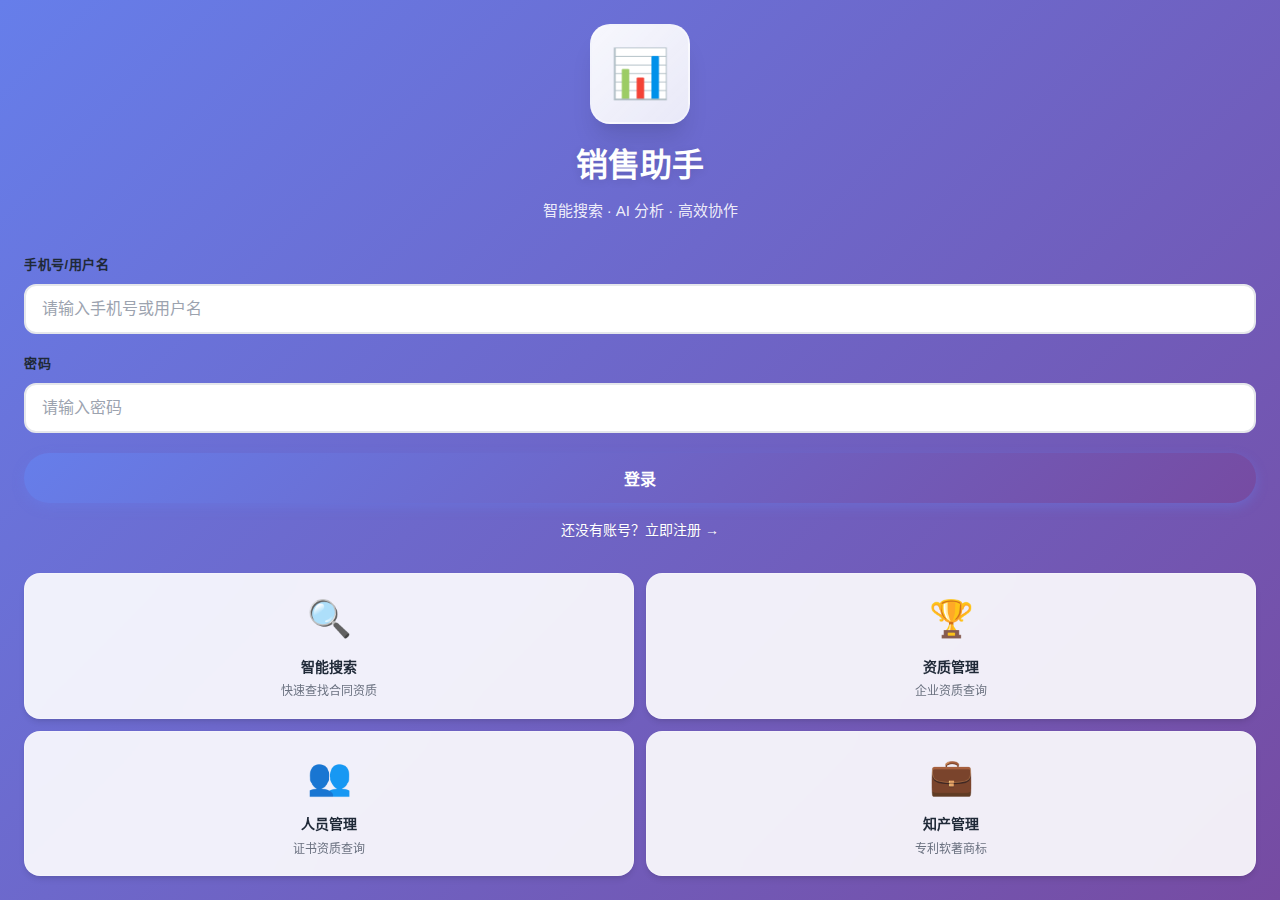
<file: frontend/web/mobile/login.html>
<!DOCTYPE html>
<html lang="zh-CN">

<head>
    <meta charset="UTF-8">
    <meta name="viewport" content="width=device-width, initial-scale=1.0, maximum-scale=1.0, user-scalable=no">
    <meta name="apple-mobile-web-app-capable" content="yes">
    <meta name="apple-mobile-web-app-status-bar-style" content="black-translucent">
    <meta name="theme-color" content="#667eea">
    <title>登录 - 销售助手</title>
    <link rel="stylesheet" href="styles/mobile.css">
    <style>
        .login-container {
            min-height: 100vh;
            display: flex;
            flex-direction: column;
            justify-content: center;
            padding: var(--space-6);
        }

        .logo-section {
            text-align: center;
            margin-bottom: var(--space-8);
            animation: slideUp 0.6s ease-out;
        }

        .logo-icon {
            width: 100px;
            height: 100px;
            margin: 0 auto var(--space-4);
            background: linear-gradient(135deg, rgba(255, 255, 255, 0.95) 0%, rgba(255, 255, 255, 0.85) 100%);
            backdrop-filter: blur(20px);
            border-radius: var(--radius-xl);
            display: flex;
            align-items: center;
            justify-content: center;
            font-size: 48px;
            box-shadow: var(--shadow-xl);
            border: 2px solid rgba(255, 255, 255, 0.3);
        }

        .logo-title {
            font-size: 32px;
            font-weight: 700;
            color: white;
            margin-bottom: var(--space-2);
            text-shadow: 0 2px 8px rgba(0, 0, 0, 0.1);
        }

        .logo-subtitle {
            font-size: 15px;
            color: rgba(255, 255, 255, 0.9);
            font-weight: 500;
        }

        .login-form {
            animation: slideUp 0.6s ease-out 0.2s both;
        }

        .feature-grid {
            display: grid;
            grid-template-columns: repeat(2, 1fr);
            gap: var(--space-3);
            margin-top: var(--space-8);
            animation: fadeIn 0.6s ease-out 0.4s both;
        }

        .feature-card {
            background: rgba(255, 255, 255, 0.9);
            backdrop-filter: blur(20px);
            border-radius: var(--radius-lg);
            padding: var(--space-4);
            text-align: center;
            border: 1px solid rgba(255, 255, 255, 0.3);
            box-shadow: var(--shadow-md);
        }

        .feature-icon {
            font-size: 36px;
            margin-bottom: var(--space-2);
        }

        .feature-title {
            font-size: 14px;
            font-weight: 600;
            color: var(--text-primary);
            margin-bottom: var(--space-1);
        }

        .feature-desc {
            font-size: 12px;
            color: var(--text-secondary);
        }
    </style>
</head>

<body>
    <div class="login-container">
        <!-- Logo Section -->
        <div class="logo-section">
            <div class="logo-icon">📊</div>
            <h1 class="logo-title">销售助手</h1>
            <p class="logo-subtitle">智能搜索 · AI 分析 · 高效协作</p>
        </div>

        <!-- Login Form -->
        <form class="login-form" id="loginForm" onsubmit="handleLogin(event)">
            <div class="form-group">
                <label class="form-label">手机号/用户名</label>
                <input type="text" class="form-input" id="identifier" placeholder="请输入手机号或用户名" required
                    autocomplete="username">
            </div>

            <div class="form-group">
                <label class="form-label">密码</label>
                <input type="password" class="form-input" id="password" placeholder="请输入密码" required
                    autocomplete="current-password">
            </div>

            <div id="loginError"
                style="display: none; color: white; background: rgba(239, 68, 68, 0.9); padding: var(--space-3); border-radius: var(--radius-md); font-size: 14px; margin-bottom: var(--space-4); text-align: center; backdrop-filter: blur(10px);">
            </div>

            <button type="submit" class="btn btn-primary btn-block" id="loginBtn">
                <span>登录</span>
            </button>

            <div style="margin-top: var(--space-4); text-align: center;">
                <a href="register.html"
                    style="color: white; text-decoration: none; font-size: 14px; font-weight: 500; text-shadow: 0 1px 2px rgba(0,0,0,0.1);">
                    还没有账号？立即注册 →
                </a>
            </div>
        </form>

        <!-- Features -->
        <div class="feature-grid">
            <div class="feature-card">
                <div class="feature-icon">🔍</div>
                <div class="feature-title">智能搜索</div>
                <div class="feature-desc">快速查找合同资质</div>
            </div>
            <div class="feature-card">
                <div class="feature-icon">🏆</div>
                <div class="feature-title">资质管理</div>
                <div class="feature-desc">企业资质查询</div>
            </div>
            <div class="feature-card">
                <div class="feature-icon">👥</div>
                <div class="feature-title">人员管理</div>
                <div class="feature-desc">证书资质查询</div>
            </div>
            <div class="feature-card">
                <div class="feature-icon">💼</div>
                <div class="feature-title">知产管理</div>
                <div class="feature-desc">专利软著商标</div>
            </div>
        </div>
    </div>

    <script src="scripts/mobile.js"></script>
    <script>
        checkAuth(false);

        async function handleLogin(event) {
            event.preventDefault();

            const identifier = document.getElementById('identifier').value.trim();
            const password = document.getElementById('password').value;
            const errorEl = document.getElementById('loginError');
            const loginBtn = document.getElementById('loginBtn');

            errorEl.style.display = 'none';
            loginBtn.disabled = true;
            loginBtn.innerHTML = '<span>登录中...</span>';

            try {
                const data = await apiCall('/auth/login', 'POST', {
                    phone: identifier,
                    password
                });

                auth.setToken(data.access_token);

                const user = await apiCall('/auth/me', 'GET');
                storage.set('sa_user_role', user.role || 'user');
                storage.set('sa_user_name', user.full_name || user.username || 'User');

                showToast('登录成功', 'success');
                setTimeout(() => {
                    window.location.href = 'index.html';
                }, 500);

            } catch (error) {
                errorEl.textContent = error.message || '登录失败，请检查用户名和密码';
                errorEl.style.display = 'block';

                loginBtn.style.animation = 'shake 0.5s';
                setTimeout(() => {
                    loginBtn.style.animation = '';
                }, 500);
            } finally {
                loginBtn.disabled = false;
                loginBtn.innerHTML = '<span>登录</span>';
            }
        }

        document.getElementById('identifier').addEventListener('input', () => {
            document.getElementById('loginError').style.display = 'none';
        });
        document.getElementById('password').addEventListener('input', () => {
            document.getElementById('loginError').style.display = 'none';
        });

        const shakeStyle = document.createElement('style');
        shakeStyle.textContent = `
      @keyframes shake {
        0%, 100% { transform: translateX(0); }
        10%, 30%, 50%, 70%, 90% { transform: translateX(-10px); }
        20%, 40%, 60%, 80% { transform: translateX(10px); }
      }
    `;
        document.head.appendChild(shakeStyle);
    </script>
</body>

</html>
</file>
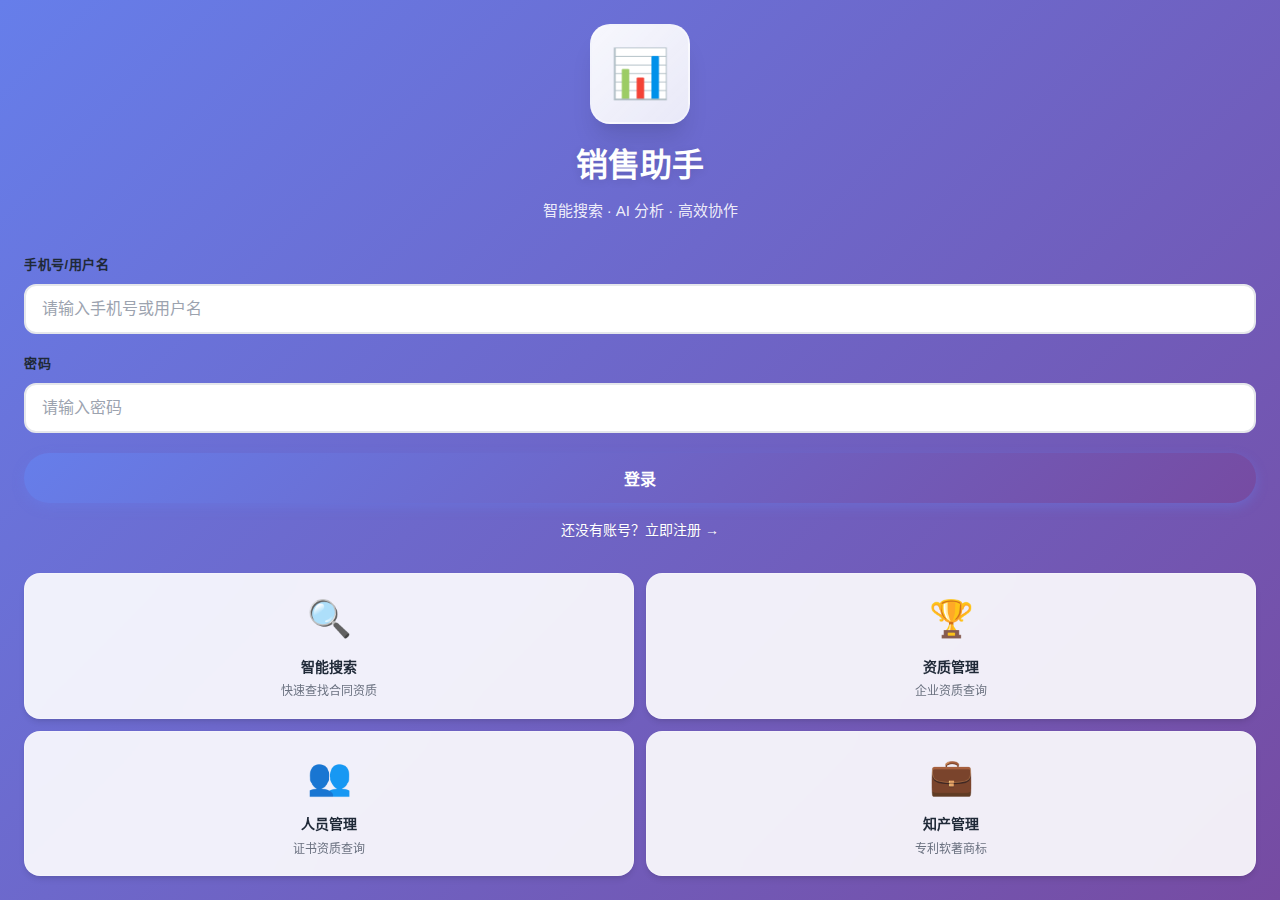
<file: frontend/web/mobile/search.html>
<!DOCTYPE html>
<html lang="zh-CN">

<head>
  <meta charset="UTF-8">
  <meta name="viewport" content="width=device-width, initial-scale=1.0, maximum-scale=1.0, user-scalable=no">
  <meta name="apple-mobile-web-app-capable" content="yes">
  <meta name="apple-mobile-web-app-status-bar-style" content="black-translucent">
  <meta name="theme-color" content="#667eea">
  <title>搜索 - 销售助手</title>
  <link rel="stylesheet" href="styles/mobile.css">
</head>

<body>
  <div class="mobile-header">
    <button class="back-btn" onclick="history.back()">←</button>
    <div class="title">智能搜索</div>
    <div style="width: 44px;"></div>
  </div>

  <div class="mobile-content">
    <div class="container">
      <!-- Search Bar with Icon -->
      <div class="search-bar animate-slide-up">
        <span class="search-icon">🔍</span>
        <input type="search" class="search-input" id="searchInput" placeholder="输入关键词搜索..." autocomplete="off">
        <button class="search-btn" onclick="performSearch()">
          <span>→</span>
        </button>
      </div>

      <!-- Category Tabs -->
      <div class="tabs animate-slide-up" style="animation-delay: 0.1s;">
        <button class="tab-item active" data-tab="contracts" onclick="switchTab('contracts')">📝 合同</button>
        <button class="tab-item" data-tab="qualifications" onclick="switchTab('qualifications')">🏆 资质</button>
        <button class="tab-item" data-tab="ip" onclick="switchTab('ip')">💼 知产</button>
        <button class="tab-item" data-tab="personnel" onclick="switchTab('personnel')">👥 人员</button>
      </div>

      <!-- Filter Chips Container -->
      <div id="filterChipsContainer" class="animate-slide-up" style="animation-delay: 0.2s;"></div>

      <!-- Filter Toggle Button -->
      <button class="filter-toggle animate-slide-up" style="animation-delay: 0.3s;" onclick="toggleFilters()">
        <span class="icon">⚙️</span>
        <span id="filterToggleText">高级筛选</span>
        <span class="icon" id="filterToggleIcon">▼</span>
      </button>

      <!-- Filter Panel -->
      <div id="filterPanel" class="filter-panel" style="display: none;">
        <div class="filter-panel-header">
          <div class="filter-panel-title">筛选条件</div>
          <button class="filter-panel-close" onclick="toggleFilters()">✕</button>
        </div>
        <div id="filterPanelContent"></div>
        <div style="display: flex; gap: var(--space-2); margin-top: var(--space-4);">
          <button class="btn btn-secondary" style="flex: 1;" onclick="clearFilters()">清除</button>
          <button class="btn btn-primary" style="flex: 2;" onclick="applyFilters()">应用筛选</button>
        </div>
      </div>

      <!-- Results Container -->
      <div id="resultsContainer" class="animate-fade-in">
        <div class="empty-state">
          <div class="icon">🔍</div>
          <div class="message">输入关键词开始搜索</div>
        </div>
      </div>

      <!-- Load More -->
      <div id="loadMoreContainer" style="display: none; text-align: center; padding: var(--space-5);">
        <button class="btn btn-secondary btn-sm" onclick="loadMore()">加载更多</button>
      </div>
    </div>
  </div>

  <!-- Bottom Navigation -->
  <div class="bottom-nav">
    <a href="index.html" class="bottom-nav-item">
      <div class="icon">🏠</div>
      <div>首页</div>
    </a>
    <a href="search.html" class="bottom-nav-item active">
      <div class="icon">🔍</div>
      <div>搜索</div>
    </a>
    <a href="#" class="bottom-nav-item" onclick="window.location.href='index.html'; return false;">
      <div class="icon">👤</div>
      <div>我的</div>
    </a>
  </div>

  <script src="scripts/mobile.js"></script>
  <script>
    checkAuth(true);

    let currentTab = 'contracts';
    let currentPage = 0;
    let hasMore = false;
    let isLoading = false;
    let activeFilters = {};

    // Initialize from URL params
    const urlParams = new URLSearchParams(window.location.search);
    const initialTab = urlParams.get('tab');
    const initialQuery = urlParams.get('q');

    if (initialTab) {
      currentTab = initialTab;
      switchTab(initialTab, false);
    }

    if (initialQuery) {
      document.getElementById('searchInput').value = initialQuery;
      performSearch();
    }

    // Search on Enter
    document.getElementById('searchInput').addEventListener('keypress', (e) => {
      if (e.key === 'Enter') {
        performSearch();
      }
    });

    function switchTab(tab, clearResults = true) {
      currentTab = tab;
      currentPage = 0;
      activeFilters = {};

      // Update tab UI
      document.querySelectorAll('.tab-item').forEach(item => {
        item.classList.toggle('active', item.dataset.tab === tab);
      });

      // Update URL
      const url = new URL(window.location);
      url.searchParams.set('tab', tab);
      window.history.pushState({}, '', url);

      // Update filter chips and panel
      updateFilterUI();

      if (clearResults) {
        const query = document.getElementById('searchInput').value.trim();
        if (query) {
          performSearch();
        } else {
          showEmpty(document.getElementById('resultsContainer'), '输入关键词开始搜索');
        }
      }
    }

    function updateFilterUI() {
      const chipsContainer = document.getElementById('filterChipsContainer');
      const panelContent = document.getElementById('filterPanelContent');

      // Clear existing
      chipsContainer.innerHTML = '';
      panelContent.innerHTML = '';

      // Add filter chips and panel based on tab
      switch (currentTab) {
        case 'contracts':
          addContractFilters(chipsContainer, panelContent);
          break;
        case 'qualifications':
          addQualificationFilters(chipsContainer, panelContent);
          break;
        case 'ip':
          addIPFilters(chipsContainer, panelContent);
          break;
        case 'personnel':
          addPersonnelFilters(chipsContainer, panelContent);
          break;
      }
    }

    function addContractFilters(chipsContainer, panelContent) {
      // Quick filter chips
      chipsContainer.innerHTML = `
        <div class="filter-chips">
          <button class="chip" data-filter="fp" onclick="toggleChip(this, 'fp', 'true')">
            <span class="icon">⚡</span>只看 FP
          </button>
          <button class="chip" data-filter="time_3" onclick="toggleChip(this, 'time', '3')">近 3 年</button>
          <button class="chip" data-filter="time_5" onclick="toggleChip(this, 'time', '5')">近 5 年</button>
          <button class="chip" data-filter="amount_300" onclick="toggleChip(this, 'amount', '300')">300万+</button>
          <button class="chip" data-filter="amount_500" onclick="toggleChip(this, 'amount', '500')">500万+</button>
          <button class="chip" data-filter="amount_1000" onclick="toggleChip(this, 'amount', '1000')">1000万+</button>
          <button class="chip" data-filter="status" onclick="toggleChip(this, 'status', 'completed')">只看完结</button>
        </div>
      `;

      // Advanced filter panel
      panelContent.innerHTML = `
        <div class="form-group">
          <label class="form-label">行业</label>
          <input type="text" class="form-input" id="filterIndustry" placeholder="输入行业">
        </div>
        <div class="form-group">
          <label class="form-label">合同类型</label>
          <input type="text" class="form-input" id="filterType" placeholder="输入类型">
        </div>
        <div class="form-group">
          <label class="form-label">客户名称</label>
          <input type="text" class="form-input" id="filterCustomer" placeholder="输入客户名称">
        </div>
        <div class="form-group">
          <label class="form-label">合同状态</label>
          <select class="form-select" id="filterStatus">
            <option value="">全部</option>
            <option value="已完结">已完结</option>
            <option value="进行中">进行中</option>
          </select>
        </div>
        <div class="form-group">
          <label class="form-label">金额范围 (万)</label>
          <div style="display: flex; gap: var(--space-2); align-items: center;">
            <input type="number" class="form-input" id="filterMinAmount" placeholder="最小" style="flex: 1;">
            <span style="color: var(--text-tertiary);">-</span>
            <input type="number" class="form-input" id="filterMaxAmount" placeholder="最大" style="flex: 1;">
          </div>
        </div>
        <div class="form-group">
          <label class="form-label">签订日期</label>
          <div style="display: flex; gap: var(--space-2); align-items: center;">
            <input type="date" class="form-input" id="filterStartDate" style="flex: 1;">
            <span style="color: var(--text-tertiary);">-</span>
            <input type="date" class="form-input" id="filterEndDate" style="flex: 1;">
          </div>
        </div>
      `;
    }

    function addQualificationFilters(chipsContainer, panelContent) {
      chipsContainer.innerHTML = `
        <div class="filter-chips">
          <button class="chip active" data-filter="group" onclick="toggleChip(this, 'group', '1100')">
            <span class="icon">🏢</span>只看集团 (1100)
          </button>
        </div>
      `;
      activeFilters.group = '1100'; // Default active
      panelContent.innerHTML = '<div style="color: var(--text-secondary); text-align: center; padding: var(--space-4);">暂无更多筛选选项</div>';
    }

    function addIPFilters(chipsContainer, panelContent) {
      chipsContainer.innerHTML = `
        <div class="filter-chips">
          <button class="chip" data-filter="patent" onclick="toggleChip(this, 'business_type', 'patent')">
            <span class="icon">📜</span>专利
          </button>
          <button class="chip" data-filter="copyright" onclick="toggleChip(this, 'business_type', 'copyright')">
            <span class="icon">💻</span>软著
          </button>
          <button class="chip" data-filter="trademark" onclick="toggleChip(this, 'business_type', 'trademark')">
            <span class="icon">®️</span>商标
          </button>
        </div>
      `;
      panelContent.innerHTML = '<div style="color: var(--text-secondary); text-align: center; padding: var(--space-4);">暂无更多筛选选项</div>';
    }

    function addPersonnelFilters(chipsContainer, panelContent) {
      chipsContainer.innerHTML = '<div style="color: var(--text-secondary); font-size: 13px; padding: var(--space-2);">使用高级筛选查找人员</div>';

      panelContent.innerHTML = `
        <div class="form-group">
          <label class="form-label">状态</label>
          <select class="form-select" id="filterPersonnelStatus">
            <option value="">全部</option>
            <option value="在职">在职</option>
            <option value="离职">离职</option>
          </select>
        </div>
        <div class="form-group">
          <label class="form-label">公司</label>
          <input type="text" class="form-input" id="filterPersonnelCompany" placeholder="公司/社保公司">
        </div>
        <div class="form-group">
          <label class="form-label">学历</label>
          <select class="form-select" id="filterPersonnelDegree">
            <option value="">全部</option>
            <option value="本科">本科</option>
            <option value="硕士">硕士</option>
            <option value="博士">博士</option>
          </select>
        </div>
        <div class="form-group">
          <label class="form-label">证书名称</label>
          <input type="text" class="form-input" id="filterPersonnelCertificate" placeholder="证书名称">
        </div>
      `;
    }

    function toggleChip(chip, filterKey, filterValue) {
      const isActive = chip.classList.contains('active');

      // For single-select filters, deactivate others in the same group
      if (['time', 'amount', 'business_type'].includes(filterKey)) {
        document.querySelectorAll(`.chip[data-filter^="${filterKey}"]`).forEach(c => {
          c.classList.remove('active');
        });
      }

      if (isActive) {
        chip.classList.remove('active');
        delete activeFilters[filterKey];
      } else {
        chip.classList.add('active');
        activeFilters[filterKey] = filterValue;
      }

      performSearch();
    }

    function toggleFilters() {
      const panel = document.getElementById('filterPanel');
      const toggle = document.querySelector('.filter-toggle');
      const icon = document.getElementById('filterToggleIcon');
      const text = document.getElementById('filterToggleText');

      if (panel.style.display === 'none') {
        panel.style.display = 'block';
        // Small delay to allow display:block to apply before adding class for animation
        setTimeout(() => panel.classList.add('open'), 10);
        toggle.classList.add('open');
        icon.textContent = '▲';
        text.textContent = '收起筛选';
      } else {
        panel.classList.remove('open');
        toggle.classList.remove('open');
        icon.textContent = '▼';
        text.textContent = '高级筛选';
        // Wait for animation to finish before hiding
        setTimeout(() => panel.style.display = 'none', 300);
      }
    }

    function applyFilters() {
      // Collect advanced filter values
      switch (currentTab) {
        case 'contracts':
          if (document.getElementById('filterIndustry')?.value) {
            activeFilters.industry = document.getElementById('filterIndustry').value;
          }
          if (document.getElementById('filterType')?.value) {
            activeFilters.type = document.getElementById('filterType').value;
          }
          if (document.getElementById('filterCustomer')?.value) {
            activeFilters.customer = document.getElementById('filterCustomer').value;
          }
          if (document.getElementById('filterStatus')?.value) {
            activeFilters.status = document.getElementById('filterStatus').value;
          }
          if (document.getElementById('filterMinAmount')?.value) {
            activeFilters.min_amount = document.getElementById('filterMinAmount').value;
          }
          if (document.getElementById('filterMaxAmount')?.value) {
            activeFilters.max_amount = document.getElementById('filterMaxAmount').value;
          }
          if (document.getElementById('filterStartDate')?.value) {
            activeFilters.start_date = document.getElementById('filterStartDate').value;
          }
          if (document.getElementById('filterEndDate')?.value) {
            activeFilters.end_date = document.getElementById('filterEndDate').value;
          }
          break;
        case 'personnel':
          if (document.getElementById('filterPersonnelStatus')?.value) {
            activeFilters.personnel_status = document.getElementById('filterPersonnelStatus').value;
          }
          if (document.getElementById('filterPersonnelCompany')?.value) {
            activeFilters.personnel_company = document.getElementById('filterPersonnelCompany').value;
          }
          if (document.getElementById('filterPersonnelDegree')?.value) {
            activeFilters.personnel_degree = document.getElementById('filterPersonnelDegree').value;
          }
          if (document.getElementById('filterPersonnelCertificate')?.value) {
            activeFilters.personnel_certificate = document.getElementById('filterPersonnelCertificate').value;
          }
          break;
      }

      toggleFilters();
      performSearch();
    }

    function clearFilters() {
      activeFilters = {};

      // Clear chips
      document.querySelectorAll('.chip').forEach(chip => {
        if (!chip.dataset.filter || chip.dataset.filter !== 'group' || currentTab !== 'qualifications') {
          chip.classList.remove('active');
        }
      });

      // Reset qualification default
      if (currentTab === 'qualifications') {
        activeFilters.group = '1100';
        document.querySelector('.chip[data-filter="group"]')?.classList.add('active');
      }

      // Clear form inputs
      document.querySelectorAll('.form-input, .form-select').forEach(input => {
        input.value = '';
      });

      performSearch();
    }

    async function performSearch() {
      const query = document.getElementById('searchInput').value.trim();
      if (!query) {
        showToast('请输入搜索关键词', 'error');
        return;
      }

      currentPage = 0;
      isLoading = true;

      const container = document.getElementById('resultsContainer');
      showLoading(container);

      try {
        const results = await searchByTab(currentTab, query, 0);
        displayResults(results);
        saveRecentSearch(currentTab, query);
      } catch (error) {
        showError(container, error.message || '搜索失败');
      } finally {
        isLoading = false;
      }
    }

    async function searchByTab(tab, query, offset) {
      const limit = 20;
      let endpoint, params;

      params = { q: query, limit, offset, ...activeFilters };

      switch (tab) {
        case 'contracts':
          endpoint = '/search/contracts';
          break;
        case 'qualifications':
          endpoint = '/search/assets';
          params.category = 'qualification';
          break;
        case 'ip':
          endpoint = '/search/assets';
          params.category = 'intellectual_property';
          break;
        case 'personnel':
          endpoint = '/search/employees';
          break;
      }

      const queryString = new URLSearchParams(params).toString();
      return await apiCall(`${endpoint}?${queryString}`);
    }

    function displayResults(data) {
      const container = document.getElementById('resultsContainer');
      const results = data.results || [];
      const total = data.total || 0;

      if (results.length === 0) {
        showEmpty(container, '未找到相关结果');
        document.getElementById('loadMoreContainer').style.display = 'none';
        return;
      }

      container.innerHTML = results.map(item => renderResultCard(item, currentTab)).join('');

      // Show/hide load more button
      hasMore = (currentPage + 1) * 20 < total;
      document.getElementById('loadMoreContainer').style.display = hasMore ? 'block' : 'none';
    }

    function renderResultCard(item, type) {
      switch (type) {
        case 'contracts':
          return `
            <div class="card animate-slide-up">
              <div class="card-header">
                <span>📝</span>
                <span>${truncate(item.contract_title || item.project_name || '未命名合同', 40)}</span>
              </div>
              <div class="card-body">
                <div style="margin-bottom: var(--space-3);">
                  <span class="tag tag-primary">${item.contract_number || '无编号'}</span>
                  ${item.contract_status ? `<span class="tag tag-success">${item.contract_status}</span>` : ''}
                  ${item.is_fp ? '<span class="tag tag-warning">FP</span>' : ''}
                </div>
                <div style="font-size: 13px; color: var(--text-secondary); line-height: 1.8;">
                  <div><strong>客户:</strong> ${item.customer_name || '-'}</div>
                  <div><strong>金额:</strong> ${formatAmount(item.contract_amount)}</div>
                  <div><strong>签订:</strong> ${formatDate(item.signing_date)}</div>
                  ${item.industry ? `<div><strong>行业:</strong> ${item.industry}</div>` : ''}
                </div>
              </div>
            </div>
          `;
        case 'qualifications':
        case 'ip':
          const isExpired = item.expire_date && new Date(item.expire_date) < new Date();
          return `
            <div class="card animate-slide-up">
              <div class="card-header" style="${isExpired ? 'color: var(--danger-color);' : ''}">
                <span>${type === 'qualifications' ? '🏆' : '💼'}</span>
                <span>${truncate(item.qualification_name || '未命名', 40)}</span>
              </div>
              <div class="card-body">
                <div style="margin-bottom: var(--space-3);">
                  ${item.company_name ? `<span class="tag tag-primary">${item.company_name}</span>` : ''}
                  ${item.business_type ? `<span class="tag tag-secondary">${item.business_type}</span>` : ''}
                  ${isExpired ? '<span class="tag tag-danger">已过期</span>' : '<span class="tag tag-success">有效</span>'}
                </div>
                <div style="font-size: 13px; color: var(--text-secondary); line-height: 1.8;">
                  ${item.qualification_level ? `<div><strong>级别:</strong> ${item.qualification_level}</div>` : ''}
                  <div><strong>到期:</strong> ${formatDate(item.expire_date)}</div>
                </div>
              </div>
            </div>
          `;
        case 'personnel':
          return `
            <div class="card animate-slide-up">
              <div class="card-header">
                <span>👤</span>
                <span>${item.name || '未命名'}</span>
              </div>
              <div class="card-body">
                <div style="margin-bottom: var(--space-3);">
                  ${item.employee_no ? `<span class="tag tag-primary">${item.employee_no}</span>` : ''}
                  ${item.company ? `<span class="tag tag-secondary">${item.company}</span>` : ''}
                </div>
                <div style="font-size: 13px; color: var(--text-secondary); line-height: 1.8; margin-bottom: var(--space-2);">
                  ${item.school ? `<div><strong>学校:</strong> ${item.school}</div>` : ''}
                  ${item.degree ? `<div><strong>学历:</strong> ${item.degree}</div>` : ''}
                </div>
                ${item.certificates && item.certificates.length > 0 ? `
                  <div style="margin-top: var(--space-3); padding-top: var(--space-3); border-top: 1px solid var(--border-color);">
                    ${item.certificates.map(cert => `
                      <span class="tag tag-warning">${cert.certificate_name}</span>
                    `).join('')}
                  </div>
                ` : ''}
              </div>
            </div>
          `;
      }
    }

    async function loadMore() {
      if (isLoading || !hasMore) return;

      currentPage++;
      isLoading = true;

      const query = document.getElementById('searchInput').value.trim();
      const loadMoreBtn = document.querySelector('#loadMoreContainer button');
      loadMoreBtn.disabled = true;
      loadMoreBtn.textContent = '加载中...';

      try {
        const results = await searchByTab(currentTab, query, currentPage * 20);
        const container = document.getElementById('resultsContainer');
        container.innerHTML += results.results.map(item => renderResultCard(item, currentTab)).join('');

        hasMore = (currentPage + 1) * 20 < results.total;
        document.getElementById('loadMoreContainer').style.display = hasMore ? 'block' : 'none';
      } catch (error) {
        showToast('加载失败', 'error');
      } finally {
        isLoading = false;
        loadMoreBtn.disabled = false;
        loadMoreBtn.textContent = '加载更多';
      }
    }

    function saveRecentSearch(type, query) {
      const recent = storage.get('recent_searches') || [];
      recent.unshift({
        type,
        query,
        timestamp: new Date().toISOString()
      });
      storage.set('recent_searches', recent.slice(0, 10));
    }

    // Initialize filter UI
    updateFilterUI();
  </script>
</body>

</html>
</file>
<file: frontend/web/styles.css>
/* 
  Sales Assistant Design System 
  Theme: Zen & Apple (Minimalist, Premium, Airy)
*/

:root {
  /* --- Palette --- */
  /* Backgrounds */
  --color-bg-base: #F5F5F7;       /* Apple-like light gray background */
  --color-bg-surface: #FFFFFF;    /* Pure white cards */
  --color-bg-surface-glass: rgba(255, 255, 255, 0.8); /* Glassmorphism */
  
  /* Text */
  --color-text-primary: #1D1D1F;  /* Almost black, softer than #000 */
  --color-text-secondary: #86868B; /* Neutral gray for metadata */
  --color-text-tertiary: #BFBFBF;  /* Disabled or subtle text */
  
  /* Accents */
  --color-primary: #0066CC;       /* Classic Apple Blue / Deep Indigo */
  --color-primary-hover: #004499;
  --color-success: #34C759;
  --color-warning: #FF9F0A;
  --color-danger: #FF3B30;
  
  /* Borders */
  --color-border: #D2D2D7;
  --color-border-light: #E5E5EA;

  /* --- Typography --- */
  --font-family-base: -apple-system, BlinkMacSystemFont, "SF Pro Text", "Segoe UI", Roboto, "Helvetica Neue", Arial, sans-serif;
  --font-family-mono: "SF Mono", "Menlo", "Monaco", "Courier New", monospace;
  
  --font-size-xs: 12px;
  --font-size-sm: 14px;
  --font-size-base: 16px;
  --font-size-lg: 18px;
  --font-size-xl: 24px;
  --font-size-2xl: 32px;
  
  --font-weight-regular: 400;
  --font-weight-medium: 500;
  --font-weight-semibold: 600;
  --font-weight-bold: 700;

  /* --- Spacing (4px grid) --- */
  --space-1: 4px;
  --space-2: 8px;
  --space-3: 12px;
  --space-4: 16px;
  --space-5: 20px;
  --space-6: 24px;
  --space-8: 32px;
  --space-10: 40px;
  --space-12: 48px;

  /* --- Radius --- */
  --radius-sm: 8px;
  --radius-md: 12px;
  --radius-lg: 18px;
  --radius-xl: 24px;
  --radius-full: 9999px;

  /* --- Shadows --- */
  --shadow-sm: 0 1px 2px rgba(0, 0, 0, 0.05);
  --shadow-md: 0 4px 6px rgba(0, 0, 0, 0.05), 0 1px 3px rgba(0, 0, 0, 0.1);
  --shadow-lg: 0 10px 15px rgba(0, 0, 0, 0.05), 0 4px 6px rgba(0, 0, 0, 0.05);
  --shadow-float: 0 20px 25px -5px rgba(0, 0, 0, 0.1), 0 10px 10px -5px rgba(0, 0, 0, 0.04);

  /* --- Transitions --- */
  --transition-base: all 0.2s ease-in-out;
  --transition-smooth: all 0.3s cubic-bezier(0.4, 0, 0.2, 1);
}

/* --- Reset & Base --- */
* {
  box-sizing: border-box;
  margin: 0;
  padding: 0;
}

body {
  font-family: var(--font-family-base);
  background-color: var(--color-bg-base);
  color: var(--color-text-primary);
  line-height: 1.5;
  -webkit-font-smoothing: antialiased;
  -moz-osx-font-smoothing: grayscale;
}

a {
  color: var(--color-primary);
  text-decoration: none;
  transition: var(--transition-base);
}

a:hover {
  color: var(--color-primary-hover);
}

/* --- Utilities --- */
.glass {
  background: var(--color-bg-surface-glass);
  backdrop-filter: blur(20px);
  -webkit-backdrop-filter: blur(20px);
  border: 1px solid rgba(255, 255, 255, 0.3);
}

.card {
  background: var(--color-bg-surface);
  border-radius: var(--radius-lg);
  box-shadow: var(--shadow-sm);
  padding: var(--space-6);
  transition: var(--transition-smooth);
}

.card:hover {
  box-shadow: var(--shadow-md);
  transform: translateY(-2px);
}

.btn {
  display: inline-flex;
  align-items: center;
  justify-content: center;
  padding: var(--space-3) var(--space-6);
  border-radius: var(--radius-full);
  font-weight: var(--font-weight-medium);
  font-size: var(--font-size-sm);
  cursor: pointer;
  transition: var(--transition-base);
  border: none;
  outline: none;
}

.btn-primary {
  background-color: var(--color-primary);
  color: white;
}

.btn-primary:hover {
  background-color: var(--color-primary-hover);
  box-shadow: 0 4px 12px rgba(0, 102, 204, 0.3);
}

.btn-secondary {
  background-color: var(--color-bg-base);
  color: var(--color-text-primary);
}

.btn-secondary:hover {
  background-color: #E5E5E5;
}

.btn-text {
  background: transparent;
  color: var(--color-text-secondary);
  padding: var(--space-2) var(--space-4);
}

.btn-text:hover {
  color: var(--color-text-primary);
  background: rgba(0,0,0,0.05);
}

.input-group {
  margin-bottom: var(--space-5);
}

.input-label {
  display: block;
  font-size: var(--font-size-xs);
  font-weight: var(--font-weight-semibold);
  color: var(--color-text-secondary);
  margin-bottom: var(--space-2);
  text-transform: uppercase;
  letter-spacing: 0.5px;
}

.input-field {
  width: 100%;
  padding: var(--space-3) var(--space-4);
  border-radius: var(--radius-md);
  border: 1px solid var(--color-border);
  background: var(--color-bg-surface);
  font-size: var(--font-size-base);
  color: var(--color-text-primary);
  transition: var(--transition-base);
}

.input-field:focus {
  border-color: var(--color-primary);
  box-shadow: 0 0 0 3px rgba(0, 102, 204, 0.1);
  outline: none;
}

/* --- Layout Helpers --- */
.container {
  max-width: 1200px;
  margin: 0 auto;
  padding: 0 var(--space-6);
}

.flex-center {
  display: flex;
  align-items: center;
  justify-content: center;
}

.flex-between {
  display: flex;
  align-items: center;
  justify-content: space-between;
}

.grid-cols-2 {
  display: grid;
  grid-template-columns: repeat(2, 1fr);
  gap: var(--space-6);
}

/* --- Typography Helpers --- */
.text-h1 { font-size: var(--font-size-2xl); font-weight: var(--font-weight-bold); letter-spacing: -0.5px; }
.text-h2 { font-size: var(--font-size-xl); font-weight: var(--font-weight-semibold); letter-spacing: -0.3px; }
.text-h3 { font-size: var(--font-size-lg); font-weight: var(--font-weight-medium); }
.text-body { font-size: var(--font-size-base); color: var(--color-text-secondary); }
.text-sm { font-size: var(--font-size-sm); color: var(--color-text-secondary); }

/* --- Animations --- */
@keyframes fadeIn {
  from { opacity: 0; transform: translateY(10px); }
  to { opacity: 1; transform: translateY(0); }
}

.fade-in {
  animation: fadeIn 0.5s cubic-bezier(0.2, 0.8, 0.2, 1) forwards;
}
</file>
<file: frontend/web/bidding/styles.css>
:root {
  font-family: 'SF Pro Display', 'PingFang SC', 'Segoe UI', sans-serif;
  color: #111827;
  background: #eef2f9;
}

body {
  margin: 0;
  background: radial-gradient(circle at top left, #f9fbff, #e6ecf7);
}

.nav {
  background: linear-gradient(135deg, #1a73ff, #5a8bff);
  color: #fff;
  padding: 32px 46px;
  box-shadow: 0 18px 36px rgba(26, 115, 255, 0.18);
}

.nav h1 {
  margin: 0 0 6px;
  font-size: 30px;
  font-weight: 700;
}

.nav p {
  margin: 0;
  opacity: 0.85;
}

.layout {
  display: grid;
  grid-template-columns: 360px minmax(0, 1fr);
  gap: 28px;
  padding: 32px 46px 48px;
  align-items: start;
}

.panel {
  background: rgba(255, 255, 255, 0.92);
  border-radius: 22px;
  box-shadow: 0 20px 40px rgba(15, 23, 42, 0.12);
  backdrop-filter: blur(12px);
  padding: 28px;
  display: flex;
  flex-direction: column;
  gap: 20px;
}

.panel h2 {
  margin: 0;
  font-size: 22px;
  font-weight: 600;
  color: #0f172a;
}

.panel.intake {
  gap: 18px;
}

.upload-card {
  background: #f5f8ff;
  border: 1px dashed #c6d4ff;
  border-radius: 18px;
  padding: 28px 20px;
  text-align: center;
  display: flex;
  flex-direction: column;
  gap: 12px;
}

.upload-card .upload-btn {
  display: inline-flex;
  align-items: center;
  justify-content: center;
  gap: 8px;
  padding: 12px 26px;
  border-radius: 999px;
  background: linear-gradient(135deg, #377dff, #6ba0ff);
  color: #fff;
  font-weight: 600;
  cursor: pointer;
  box-shadow: 0 14px 24px rgba(55, 125, 255, 0.22);
  transition: transform 0.15s ease;
}

.upload-card .upload-btn:hover {
  transform: translateY(-2px);
}

.upload-card .file-name {
  font-size: 14px;
  color: #475569;
  min-height: 20px;
}

#fileInput {
  display: none;
}

.text-toggle {
  border-radius: 16px;
  border: 1px solid #d6deeb;
  background: #f6f8fc;
  padding: 12px 16px;
}

.text-toggle summary {
  cursor: pointer;
  font-weight: 600;
  color: #1f2937;
}

.text-toggle textarea {
  width: 100%;
  margin-top: 12px;
  border-radius: 12px;
  border: 1px solid #ccd5e9;
  padding: 12px;
  min-height: 160px;
  resize: vertical;
  font-size: 14px;
  line-height: 1.6;
  background: #fff;
}

.text-toggle textarea:focus {
  outline: none;
  border-color: #4c83ff;
  box-shadow: 0 0 0 3px rgba(76, 131, 255, 0.2);
}

.actions {
  display: flex;
  gap: 12px;
  justify-content: flex-start;
}

.actions button {
  cursor: pointer;
  border: none;
  border-radius: 999px;
  padding: 12px 26px;
  font-size: 15px;
  font-weight: 600;
  transition: transform 0.15s ease, box-shadow 0.15s ease;
}

.actions button:hover {
  transform: translateY(-1px);
}

#analyzeBtn {
  background: linear-gradient(135deg, #1a6dff, #5d90ff);
  color: #fff;
  box-shadow: 0 14px 22px rgba(26, 109, 255, 0.24);
}

.actions .secondary {
  background: rgba(208, 219, 237, 0.6);
  color: #374151;
}

.status {
  border-radius: 14px;
  padding: 14px 16px;
  background: rgba(76, 131, 255, 0.12);
  color: #1d4ed8;
  font-size: 14px;
}

.status.error {
  background: rgba(239, 68, 68, 0.14);
  color: #b91c1c;
}

.status.hidden {
  display: none;
}

.progress {
  border-radius: 14px;
  padding: 10px 16px;
  background: rgba(56, 189, 248, 0.14);
  color: #0369a1;
  display: flex;
  align-items: center;
  gap: 12px;
}

.progress.hidden {
  display: none;
}

.progress .spinner {
  width: 14px;
  height: 14px;
  border: 2px solid rgba(3, 105, 161, 0.2);
  border-top-color: #0284c7;
  border-radius: 50%;
  animation: spin 0.8s linear infinite;
}

.summary {
  display: flex;
  flex-direction: column;
  gap: 12px;
}

.summary .summary-text {
  font-size: 15px;
  line-height: 1.6;
  color: #1f2937;
  background: #eef3ff;
  border-radius: 14px;
  padding: 16px;
}

.results {
  display: flex;
  flex-direction: column;
  gap: 18px;
  max-height: 76vh;
  overflow-y: auto;
}

.tabs-nav {
  display: flex;
  flex-wrap: wrap;
  gap: 10px;
}

.tab-btn {
  border: 1px solid rgba(99, 102, 241, 0.25);
  background: rgba(99, 102, 241, 0.1);
  color: #3730a3;
  border-radius: 999px;
  padding: 8px 18px;
  font-size: 14px;
  font-weight: 600;
  cursor: pointer;
  transition: all 0.15s ease;
}

.tab-btn:hover {
  transform: translateY(-1px);
  box-shadow: 0 6px 12px rgba(99, 102, 241, 0.18);
}

.tab-btn.active {
  background: linear-gradient(135deg, #4c51bf, #6366f1);
  color: #fff;
  border-color: transparent;
  box-shadow: 0 10px 18px rgba(99, 102, 241, 0.28);
}

.tab-content {
  display: flex;
  flex-direction: column;
  gap: 16px;
}

.item-card {
  border: 1px solid rgba(148, 163, 184, 0.28);
  border-radius: 16px;
  padding: 18px 20px;
  background: rgba(255, 255, 255, 0.9);
  box-shadow: 0 12px 22px rgba(15, 23, 42, 0.08);
  display: flex;
  flex-direction: column;
  gap: 10px;
}

.item-header {
  display: flex;
  justify-content: space-between;
  gap: 12px;
  align-items: center;
}

.priority-pill {
  padding: 4px 12px;
  border-radius: 999px;
  font-size: 12px;
  font-weight: 600;
  color: #fff;
}

.priority-pill.critical { background: #dc2626; }
.priority-pill.high { background: #f97316; }
.priority-pill.medium { background: #2563eb; }
.priority-pill.low { background: #16a34a; }

.item-body {
  display: flex;
  flex-direction: column;
  gap: 6px;
  color: #1f2937;
  line-height: 1.6;
}

.item-body .label {
  font-weight: 600;
  color: #475569;
}

.info-row {
  display: flex;
  gap: 6px;
  align-items: flex-start;
}

.info-row .label {
  min-width: 76px;
}

.item-excerpt {
  background: #f8fafc;
  border-radius: 12px;
  border: 1px solid #e2e8f0;
  padding: 12px;
  white-space: pre-wrap;
  color: #334155;
  font-size: 13px;
}

.source-actions {
  display: flex;
  justify-content: flex-start;
  gap: 10px;
  margin-top: 6px;
}

.source-link {
  padding: 6px 14px;
  border-radius: 999px;
  border: 1px solid rgba(37, 99, 235, 0.4);
  background: rgba(219, 234, 254, 0.6);
  color: #1d4ed8;
  font-size: 13px;
  font-weight: 600;
  cursor: pointer;
}

.source-link:hover {
  background: rgba(191, 219, 254, 0.9);
}

.empty-hint {
  color: #94a3b8;
  font-size: 14px;
}

mark {
  background: #fef08a;
  padding: 0 2px;
}

.modal {
  position: fixed;
  top: 0;
  left: 0;
  right: 0;
  bottom: 0;
  background: rgba(15, 23, 42, 0.6);
  display: flex;
  align-items: center;
  justify-content: center;
  z-index: 99;
  transition: opacity 0.2s ease;
}

.modal.hidden {
  opacity: 0;
  pointer-events: none;
}

.modal-dialog {
  background: #fff;
  border-radius: 18px;
  box-shadow: 0 24px 48px rgba(15, 23, 42, 0.25);
  width: min(720px, 92vw);
  max-height: 80vh;
  display: flex;
  flex-direction: column;
}

.modal-header {
  display: flex;
  justify-content: space-between;
  align-items: center;
  padding: 18px 22px;
  border-bottom: 1px solid #e2e8f0;
}

.modal-header h3 {
  margin: 0;
  font-size: 18px;
  font-weight: 600;
}

#modalClose {
  border: none;
  background: rgba(241, 245, 249, 0.9);
  border-radius: 50%;
  width: 32px;
  height: 32px;
  font-size: 20px;
  cursor: pointer;
}

.modal-body {
  padding: 18px 22px 24px;
  overflow-y: auto;
  display: flex;
  flex-direction: column;
  gap: 12px;
}

.modal-meta {
  color: #64748b;
  font-size: 13px;
}

#modalContext {
  margin: 0;
  white-space: pre-wrap;
  word-break: break-word;
  background: #f8fafc;
  padding: 14px;
  border-radius: 12px;
  border: 1px solid #e2e8f0;
  font-family: 'JetBrains Mono', 'Menlo', 'Monaco', monospace;
  font-size: 13px;
}

@media (max-width: 1100px) {
  .layout {
    grid-template-columns: 1fr;
  }

  .panel.intake {
    order: 2;
  }
}

@keyframes spin {
  to {
    transform: rotate(360deg);
  }
}
</file>
<file: frontend/web/mobile/styles/mobile.css>
/* Enhanced Mobile-First Responsive Styles with Modern Aesthetics */

:root {
    /* Primary Colors - Vibrant Gradient */
    --primary-start: #667eea;
    --primary-end: #764ba2;
    --primary-color: #667eea;
    --primary-dark: #5568d3;
    --primary-light: #e0e7ff;

    /* Secondary Colors */
    --secondary-color: #f093fb;
    --accent-color: #4facfe;

    /* Status Colors */
    --success-color: #10b981;
    --warning-color: #f59e0b;
    --danger-color: #ef4444;
    --info-color: #3b82f6;

    /* Text Colors */
    --text-primary: #1f2937;
    --text-secondary: #6b7280;
    --text-tertiary: #9ca3af;

    /* Background Colors */
    --bg-primary: #ffffff;
    --bg-secondary: #f9fafb;
    --bg-tertiary: #f3f4f6;

    /* Border & Shadows */
    --border-color: #e5e7eb;
    --shadow-sm: 0 1px 2px 0 rgba(0, 0, 0, 0.05);
    --shadow-md: 0 4px 6px -1px rgba(0, 0, 0, 0.1), 0 2px 4px -1px rgba(0, 0, 0, 0.06);
    --shadow-lg: 0 10px 15px -3px rgba(0, 0, 0, 0.1), 0 4px 6px -2px rgba(0, 0, 0, 0.05);
    --shadow-xl: 0 20px 25px -5px rgba(0, 0, 0, 0.1), 0 10px 10px -5px rgba(0, 0, 0, 0.04);

    /* Border Radius */
    --radius-sm: 8px;
    --radius-md: 12px;
    --radius-lg: 16px;
    --radius-xl: 20px;
    --radius-full: 9999px;

    /* Spacing */
    --space-1: 4px;
    --space-2: 8px;
    --space-3: 12px;
    --space-4: 16px;
    --space-5: 20px;
    --space-6: 24px;
    --space-8: 32px;
    --space-10: 40px;
}

* {
    margin: 0;
    padding: 0;
    box-sizing: border-box;
    -webkit-tap-highlight-color: transparent;
}

body {
    font-family: -apple-system, BlinkMacSystemFont, 'Segoe UI', 'PingFang SC', 'Hiragino Sans GB', 'Microsoft YaHei', sans-serif;
    font-size: 14px;
    line-height: 1.6;
    color: var(--text-primary);
    background: linear-gradient(135deg, #667eea 0%, #764ba2 100%);
    background-attachment: fixed;
    -webkit-font-smoothing: antialiased;
    -moz-osx-font-smoothing: grayscale;
    overflow-x: hidden;
}

/* Container */
.container {
    width: 100%;
    max-width: 100%;
    padding: 0 var(--space-4);
    margin: 0 auto;
}

/* Header with Gradient */
.mobile-header {
    position: fixed;
    top: 0;
    left: 0;
    right: 0;
    height: 60px;
    background: linear-gradient(135deg, var(--primary-start) 0%, var(--primary-end) 100%);
    color: white;
    display: flex;
    align-items: center;
    justify-content: space-between;
    padding: 0 var(--space-4);
    box-shadow: var(--shadow-lg);
    z-index: 1000;
    backdrop-filter: blur(10px);
}

.mobile-header .title {
    font-size: 20px;
    font-weight: 700;
    letter-spacing: -0.5px;
}

.mobile-header .back-btn,
.mobile-header .menu-btn {
    width: 44px;
    height: 44px;
    display: flex;
    align-items: center;
    justify-content: center;
    border: none;
    background: rgba(255, 255, 255, 0.15);
    color: white;
    font-size: 22px;
    cursor: pointer;
    border-radius: var(--radius-full);
    transition: all 0.3s cubic-bezier(0.4, 0, 0.2, 1);
    backdrop-filter: blur(10px);
}

.mobile-header .back-btn:active,
.mobile-header .menu-btn:active {
    background: rgba(255, 255, 255, 0.25);
    transform: scale(0.95);
}

/* Main Content with Gradient Background */
.mobile-content {
    padding-top: 60px;
    padding-bottom: 70px;
    min-height: 100vh;
}

/* Bottom Navigation with Glassmorphism */
.bottom-nav {
    position: fixed;
    bottom: 0;
    left: 0;
    right: 0;
    height: 70px;
    background: rgba(255, 255, 255, 0.95);
    backdrop-filter: blur(20px) saturate(180%);
    border-top: 1px solid rgba(255, 255, 255, 0.3);
    display: flex;
    justify-content: space-around;
    align-items: center;
    z-index: 1000;
    box-shadow: 0 -4px 12px rgba(0, 0, 0, 0.08);
}

.bottom-nav-item {
    flex: 1;
    display: flex;
    flex-direction: column;
    align-items: center;
    justify-content: center;
    text-decoration: none;
    color: var(--text-secondary);
    font-size: 11px;
    padding: var(--space-2) 0;
    transition: all 0.3s;
    position: relative;
}

.bottom-nav-item.active {
    color: var(--primary-color);
}

.bottom-nav-item.active::before {
    content: '';
    position: absolute;
    top: 0;
    left: 50%;
    transform: translateX(-50%);
    width: 40px;
    height: 3px;
    background: linear-gradient(90deg, var(--primary-start), var(--primary-end));
    border-radius: 0 0 var(--radius-sm) var(--radius-sm);
}

.bottom-nav-item .icon {
    font-size: 24px;
    margin-bottom: var(--space-1);
    transition: transform 0.3s;
}

.bottom-nav-item.active .icon {
    transform: scale(1.1);
}

/* Enhanced Cards with Glassmorphism */
.card {
    background: rgba(255, 255, 255, 0.95);
    backdrop-filter: blur(20px);
    border-radius: var(--radius-lg);
    padding: var(--space-4);
    margin-bottom: var(--space-3);
    box-shadow: var(--shadow-md);
    border: 1px solid rgba(255, 255, 255, 0.3);
    transition: all 0.3s cubic-bezier(0.4, 0, 0.2, 1);
}

.card:active {
    transform: scale(0.98);
    box-shadow: var(--shadow-sm);
}

.card-header {
    font-size: 16px;
    font-weight: 600;
    margin-bottom: var(--space-3);
    color: var(--text-primary);
    display: flex;
    align-items: center;
    gap: var(--space-2);
}

.card-body {
    font-size: 14px;
    color: var(--text-secondary);
}

/* Form Elements with Modern Design */
.form-group {
    margin-bottom: var(--space-5);
}

.form-label {
    display: block;
    font-size: 13px;
    font-weight: 600;
    color: var(--text-primary);
    margin-bottom: var(--space-2);
    text-transform: uppercase;
    letter-spacing: 0.5px;
}

.form-input,
.form-select {
    width: 100%;
    height: 50px;
    padding: 0 var(--space-4);
    font-size: 16px;
    border: 2px solid var(--border-color);
    border-radius: var(--radius-md);
    background: var(--bg-primary);
    color: var(--text-primary);
    transition: all 0.3s;
}

.form-input:focus,
.form-select:focus {
    outline: none;
    border-color: var(--primary-color);
    box-shadow: 0 0 0 4px rgba(102, 126, 234, 0.1);
}

.form-input::placeholder {
    color: var(--text-tertiary);
}

/* Enhanced Buttons with Gradients */
.btn {
    display: inline-flex;
    align-items: center;
    justify-content: center;
    height: 50px;
    padding: 0 var(--space-6);
    font-size: 16px;
    font-weight: 600;
    border: none;
    border-radius: var(--radius-full);
    cursor: pointer;
    transition: all 0.3s cubic-bezier(0.4, 0, 0.2, 1);
    text-decoration: none;
    min-width: 120px;
    position: relative;
    overflow: hidden;
}

.btn::before {
    content: '';
    position: absolute;
    top: 0;
    left: 0;
    right: 0;
    bottom: 0;
    background: linear-gradient(135deg, rgba(255, 255, 255, 0.2) 0%, rgba(255, 255, 255, 0) 100%);
    opacity: 0;
    transition: opacity 0.3s;
}

.btn:active::before {
    opacity: 1;
}

.btn-primary {
    background: linear-gradient(135deg, var(--primary-start) 0%, var(--primary-end) 100%);
    color: white;
    box-shadow: 0 4px 12px rgba(102, 126, 234, 0.4);
}

.btn-primary:active {
    transform: translateY(1px);
    box-shadow: 0 2px 8px rgba(102, 126, 234, 0.3);
}

.btn-secondary {
    background: var(--bg-secondary);
    color: var(--text-primary);
    border: 2px solid var(--border-color);
}

.btn-secondary:active {
    background: var(--bg-tertiary);
}

.btn-block {
    width: 100%;
}

.btn-sm {
    height: 40px;
    padding: 0 var(--space-4);
    font-size: 14px;
    min-width: 80px;
}

/* Enhanced Tabs with Gradient Indicator */
.tabs {
    display: flex;
    background: rgba(255, 255, 255, 0.95);
    backdrop-filter: blur(20px);
    border-radius: var(--radius-lg);
    padding: var(--space-1);
    margin-bottom: var(--space-4);
    overflow-x: auto;
    -webkit-overflow-scrolling: touch;
    box-shadow: var(--shadow-sm);
    border: 1px solid rgba(255, 255, 255, 0.3);
}

.tabs::-webkit-scrollbar {
    display: none;
}

.tab-item {
    flex: 1;
    min-width: 80px;
    height: 40px;
    display: flex;
    align-items: center;
    justify-content: center;
    font-size: 14px;
    font-weight: 500;
    color: var(--text-secondary);
    background: transparent;
    border: none;
    border-radius: var(--radius-md);
    cursor: pointer;
    transition: all 0.3s cubic-bezier(0.4, 0, 0.2, 1);
    white-space: nowrap;
    position: relative;
}

.tab-item.active {
    background: linear-gradient(135deg, var(--primary-start) 0%, var(--primary-end) 100%);
    color: white;
    box-shadow: 0 2px 8px rgba(102, 126, 234, 0.3);
}

/* Search Bar with Glassmorphism */
.search-bar {
    position: relative;
    margin-bottom: var(--space-4);
}

.search-input {
    width: 100%;
    height: 52px;
    padding: 0 var(--space-4) 0 52px;
    font-size: 16px;
    border: 2px solid rgba(255, 255, 255, 0.3);
    border-radius: var(--radius-full);
    background: rgba(255, 255, 255, 0.95);
    backdrop-filter: blur(20px);
    color: var(--text-primary);
    box-shadow: var(--shadow-md);
    transition: all 0.3s;
}

.search-input:focus {
    outline: none;
    border-color: var(--primary-color);
    box-shadow: 0 0 0 4px rgba(102, 126, 234, 0.1), var(--shadow-lg);
}

.search-input::placeholder {
    color: var(--text-tertiary);
}

.search-icon {
    position: absolute;
    left: var(--space-4);
    top: 50%;
    transform: translateY(-50%);
    font-size: 20px;
    color: var(--text-tertiary);
    pointer-events: none;
}

.search-btn {
    position: absolute;
    right: var(--space-1);
    top: 50%;
    transform: translateY(-50%);
    width: 44px;
    height: 44px;
    border: none;
    background: linear-gradient(135deg, var(--primary-start) 0%, var(--primary-end) 100%);
    color: white;
    border-radius: var(--radius-full);
    display: flex;
    align-items: center;
    justify-content: center;
    font-size: 18px;
    cursor: pointer;
    box-shadow: 0 2px 8px rgba(102, 126, 234, 0.3);
    transition: all 0.3s;
}

.search-btn:active {
    transform: translateY(-50%) scale(0.95);
}

/* Filter Chips with Modern Design */
.filter-chips {
    display: flex;
    flex-wrap: wrap;
    gap: var(--space-2);
    margin-bottom: var(--space-4);
}

.chip {
    display: inline-flex;
    align-items: center;
    height: 36px;
    padding: 0 var(--space-4);
    font-size: 13px;
    font-weight: 500;
    border-radius: var(--radius-full);
    background: #ffffff;
    /* Solid white for better contrast */
    color: var(--text-secondary);
    border: 1px solid var(--border-color);
    /* Add border for definition */
    cursor: pointer;
    transition: all 0.2s;
    box-shadow: var(--shadow-sm);
}

.chip:active {
    transform: scale(0.95);
    background: var(--bg-secondary);
}

.chip.active {
    background: linear-gradient(135deg, var(--primary-start) 0%, var(--primary-end) 100%);
    color: white;
    border-color: transparent;
    box-shadow: 0 2px 8px rgba(102, 126, 234, 0.3);
}

.chip .icon {
    margin-right: var(--space-1);
    font-size: 16px;
}

/* Filter Panel with Slide Animation */
.filter-panel {
    background: rgba(255, 255, 255, 0.95);
    backdrop-filter: blur(20px);
    border-radius: var(--radius-lg);
    padding: var(--space-4);
    margin-bottom: var(--space-4);
    box-shadow: var(--shadow-md);
    border: 1px solid rgba(255, 255, 255, 0.3);
    max-height: 0;
    overflow: hidden;
    transition: all 0.3s cubic-bezier(0.4, 0, 0.2, 1);
}

.filter-panel.open {
    max-height: 1000px;
    margin-top: var(--space-4);
}

.filter-panel-header {
    display: flex;
    align-items: center;
    justify-content: space-between;
    margin-bottom: var(--space-4);
    padding-bottom: var(--space-3);
    border-bottom: 2px solid var(--border-color);
}

.filter-panel-title {
    font-size: 16px;
    font-weight: 600;
    color: var(--text-primary);
}

.filter-panel-close {
    width: 32px;
    height: 32px;
    display: flex;
    align-items: center;
    justify-content: center;
    border: none;
    background: var(--bg-secondary);
    color: var(--text-secondary);
    border-radius: var(--radius-full);
    cursor: pointer;
    transition: all 0.3s;
}

.filter-panel-close:active {
    background: var(--bg-tertiary);
    transform: scale(0.95);
}

/* Enhanced Tags */
.tag {
    display: inline-flex;
    align-items: center;
    height: 26px;
    padding: 0 var(--space-3);
    font-size: 12px;
    font-weight: 500;
    border-radius: var(--radius-full);
    margin-right: var(--space-2);
    margin-bottom: var(--space-2);
}

.tag-primary {
    background: linear-gradient(135deg, rgba(102, 126, 234, 0.15) 0%, rgba(118, 75, 162, 0.15) 100%);
    color: var(--primary-color);
    border: 1px solid rgba(102, 126, 234, 0.3);
}

.tag-success {
    background: rgba(16, 185, 129, 0.15);
    color: var(--success-color);
    border: 1px solid rgba(16, 185, 129, 0.3);
}

.tag-warning {
    background: rgba(245, 158, 11, 0.15);
    color: var(--warning-color);
    border: 1px solid rgba(245, 158, 11, 0.3);
}

.tag-danger {
    background: rgba(239, 68, 68, 0.15);
    color: var(--danger-color);
    border: 1px solid rgba(239, 68, 68, 0.3);
}

.tag-secondary {
    background: rgba(107, 114, 128, 0.15);
    color: var(--text-secondary);
    border: 1px solid rgba(107, 114, 128, 0.3);
}

/* Loading with Gradient Spinner */
.loading {
    display: flex;
    flex-direction: column;
    align-items: center;
    justify-content: center;
    padding: var(--space-10) var(--space-5);
    color: var(--text-secondary);
}

.loading-spinner {
    width: 48px;
    height: 48px;
    border: 4px solid rgba(255, 255, 255, 0.3);
    border-top-color: var(--primary-color);
    border-radius: var(--radius-full);
    animation: spin 0.8s linear infinite;
    margin-bottom: var(--space-3);
}

@keyframes spin {
    to {
        transform: rotate(360deg);
    }
}

/* Empty State with Illustration */
.empty-state {
    text-align: center;
    padding: var(--space-10) var(--space-5);
    color: var(--text-secondary);
}

.empty-state .icon {
    font-size: 72px;
    margin-bottom: var(--space-4);
    opacity: 0.4;
    filter: grayscale(20%);
}

.empty-state .message {
    font-size: 15px;
    font-weight: 500;
}

/* Filter Toggle Button */
.filter-toggle {
    display: flex;
    align-items: center;
    justify-content: center;
    gap: var(--space-2);
    padding: var(--space-3) var(--space-4);
    background: rgba(255, 255, 255, 0.9);
    backdrop-filter: blur(10px);
    border-radius: var(--radius-full);
    border: 2px solid rgba(255, 255, 255, 0.3);
    color: var(--text-secondary);
    font-size: 14px;
    font-weight: 500;
    cursor: pointer;
    transition: all 0.3s;
    box-shadow: var(--shadow-sm);
    margin-bottom: var(--space-4);
}

.filter-toggle:active {
    transform: scale(0.98);
    background: rgba(255, 255, 255, 1);
}

.filter-toggle .icon {
    font-size: 18px;
    transition: transform 0.3s;
}

.filter-toggle.open .icon {
    transform: rotate(180deg);
}

/* Utility Classes */
.text-center {
    text-align: center;
}

.text-right {
    text-align: right;
}

.mt-2 {
    margin-top: var(--space-2);
}

.mt-3 {
    margin-top: var(--space-3);
}

.mt-4 {
    margin-top: var(--space-4);
}

.mt-6 {
    margin-top: var(--space-6);
}

.mb-2 {
    margin-bottom: var(--space-2);
}

.mb-3 {
    margin-bottom: var(--space-3);
}

.mb-4 {
    margin-bottom: var(--space-4);
}

.mb-6 {
    margin-bottom: var(--space-6);
}

.p-4 {
    padding: var(--space-4);
}

.text-primary {
    color: var(--primary-color);
}

.text-secondary {
    color: var(--text-secondary);
}

.text-danger {
    color: var(--danger-color);
}

.text-success {
    color: var(--success-color);
}

.font-bold {
    font-weight: 600;
}

/* Animations */
@keyframes slideUp {
    from {
        opacity: 0;
        transform: translateY(20px);
    }

    to {
        opacity: 1;
        transform: translateY(0);
    }
}

@keyframes fadeIn {
    from {
        opacity: 0;
    }

    to {
        opacity: 1;
    }
}

.animate-slide-up {
    animation: slideUp 0.3s ease-out;
}

.animate-fade-in {
    animation: fadeIn 0.3s ease-out;
}

/* Responsive Breakpoints */
@media (min-width: 768px) {
    .container {
        max-width: 768px;
    }

    .mobile-content {
        padding-left: var(--space-6);
        padding-right: var(--space-6);
    }

    .card {
        padding: var(--space-5);
    }
}
</file>
